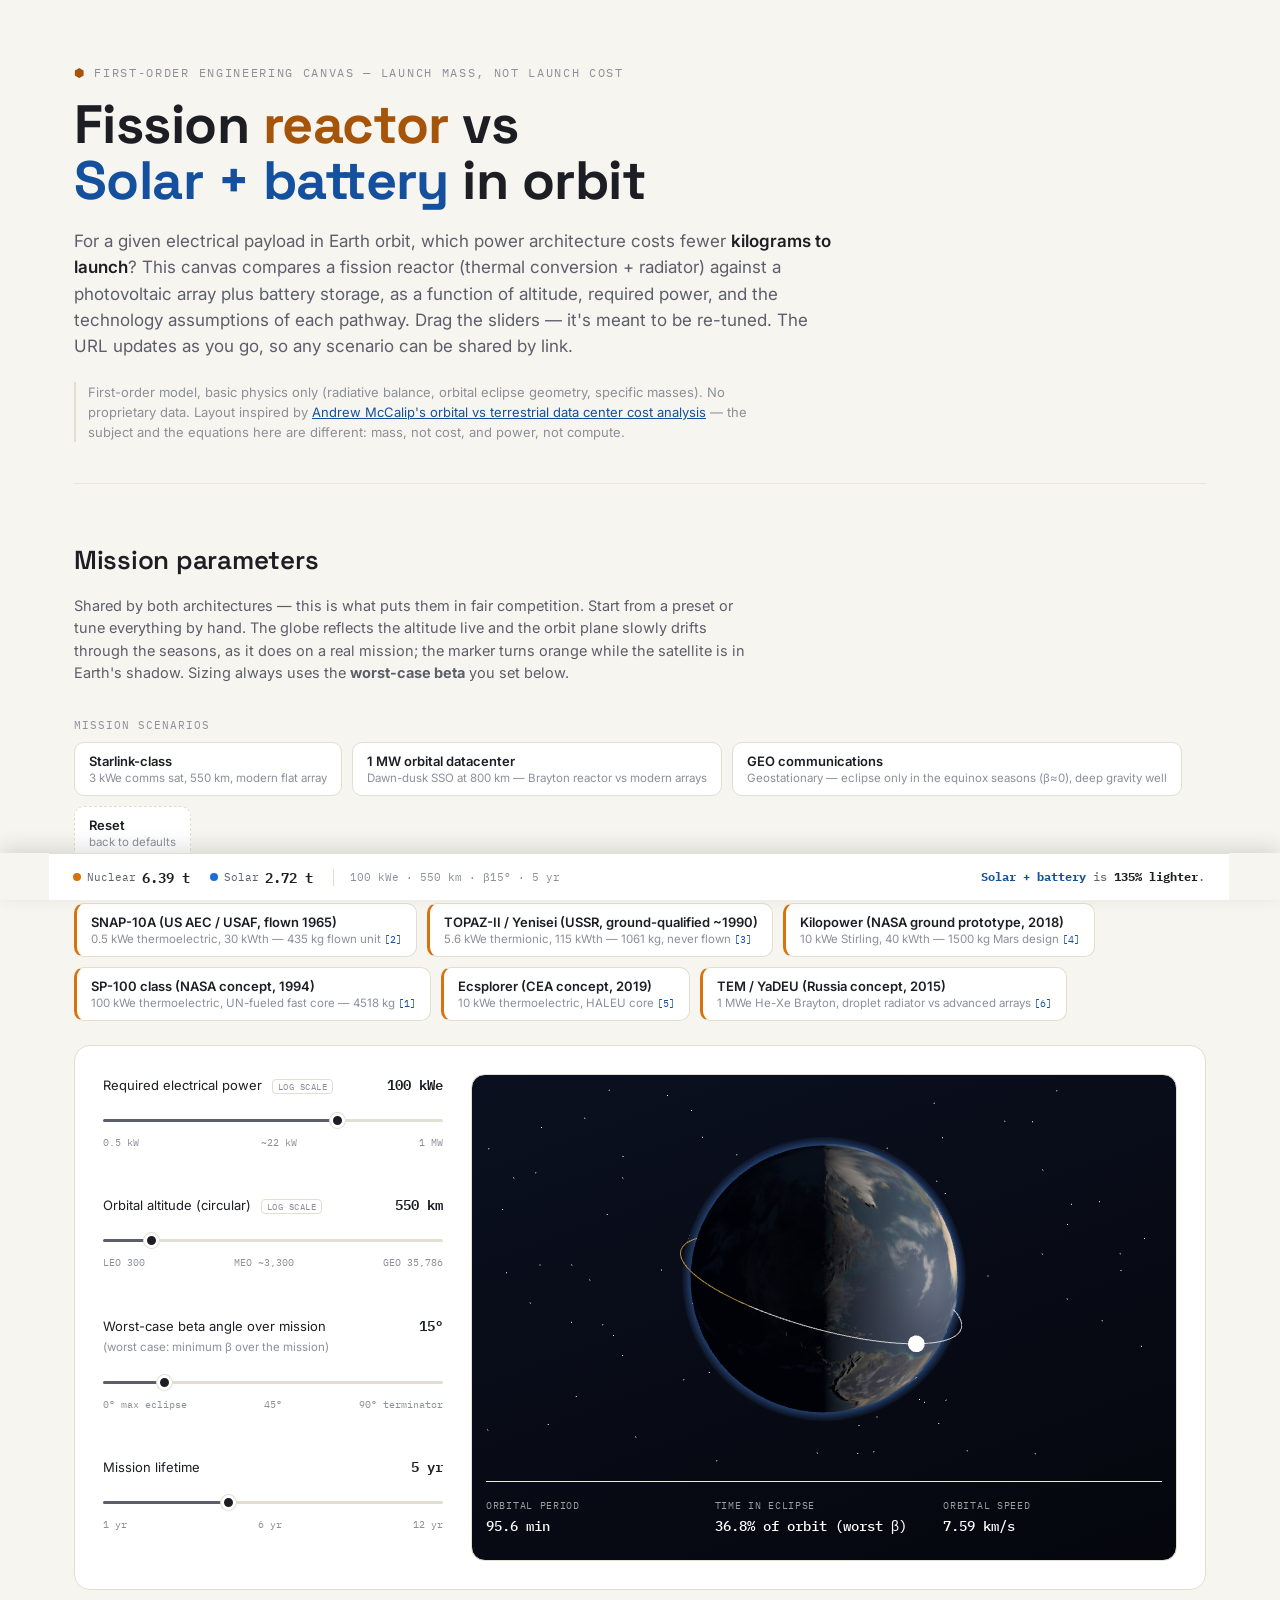
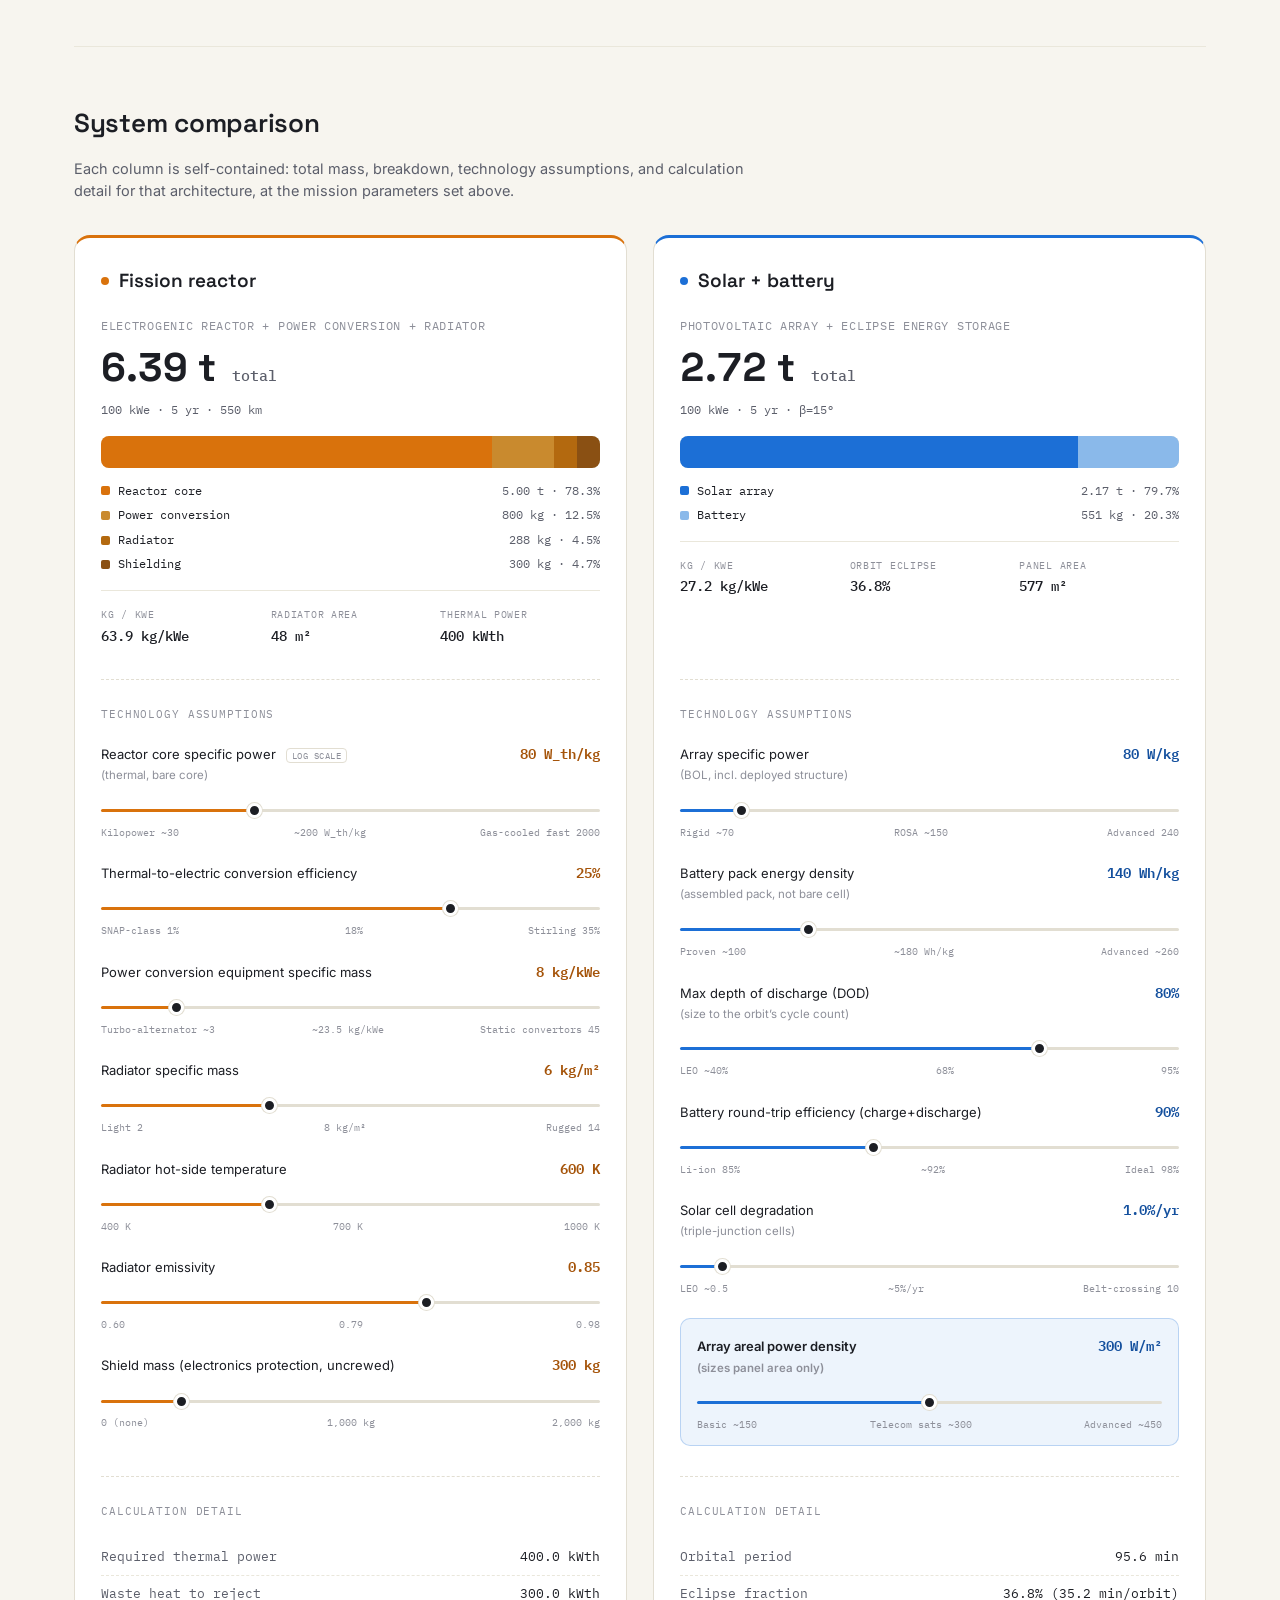
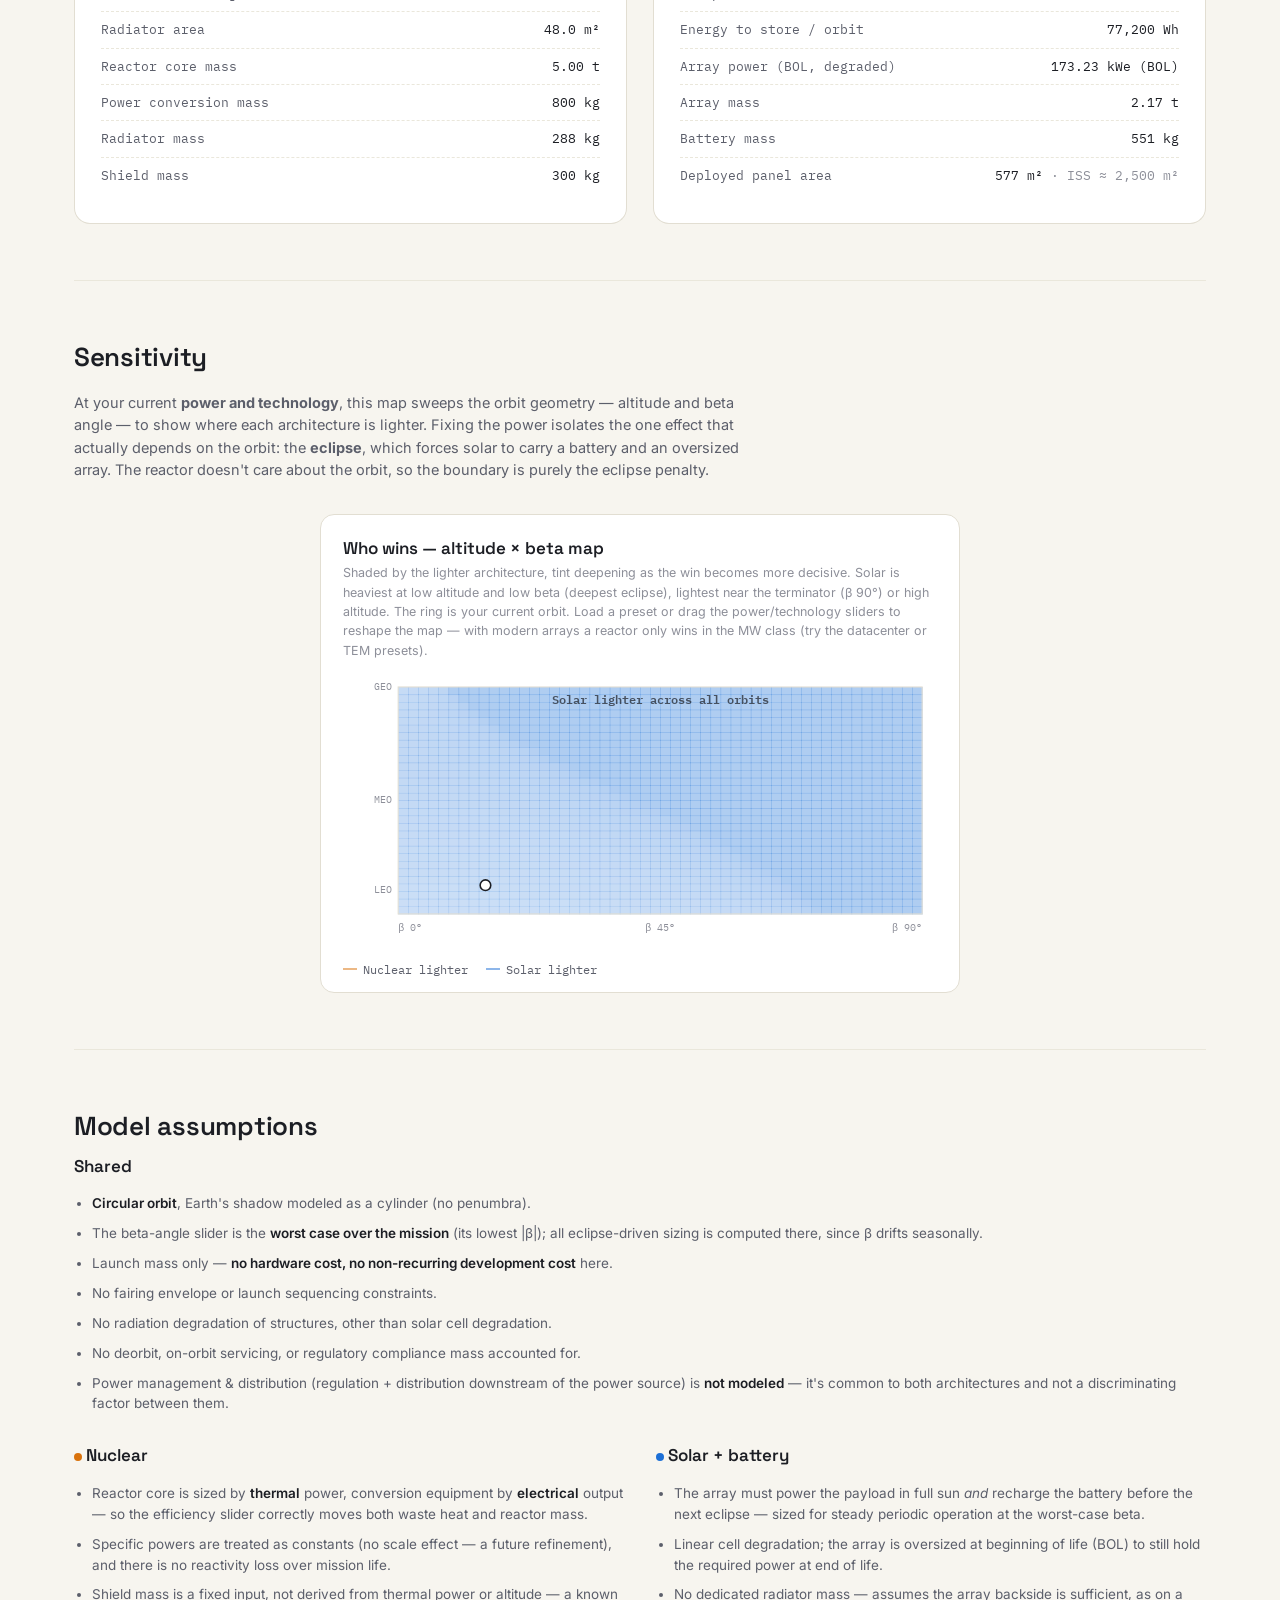
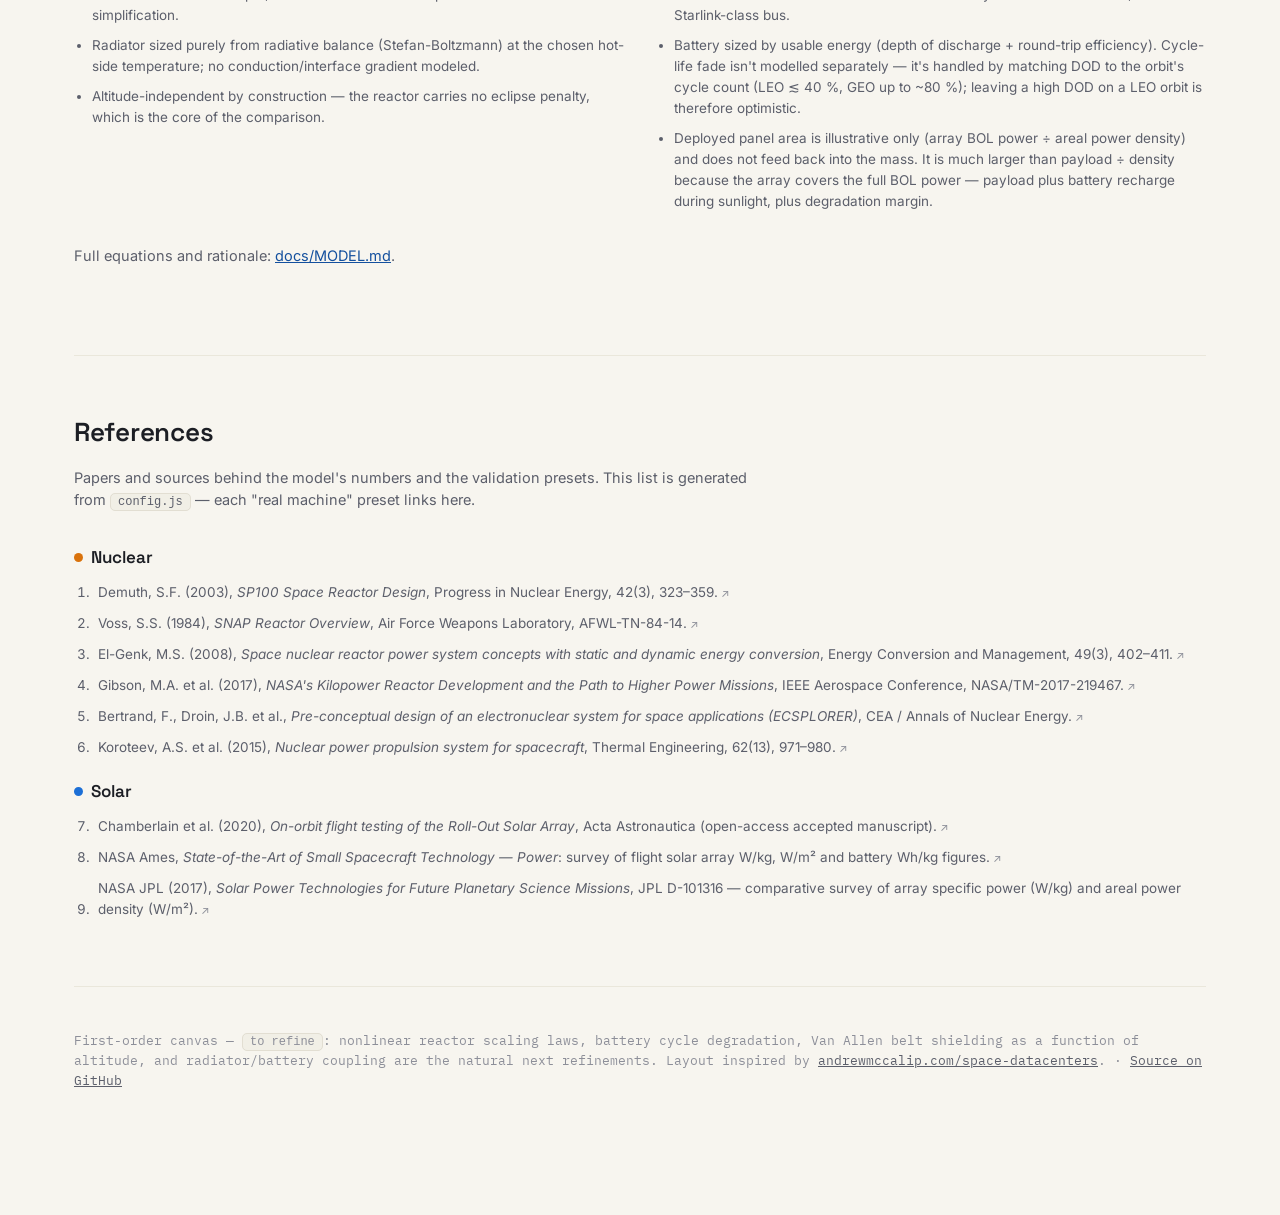
<file: index.html>
<!DOCTYPE html>
<html lang="en">
<head>
<meta charset="UTF-8">
<meta name="viewport" content="width=device-width, initial-scale=1">
<title>Orbital Power Mass — Fission Reactor vs Solar + Battery</title>
<meta name="description" content="Interactive first-order comparison of launch mass for a fission reactor vs a solar array + battery power system in Earth orbit.">
<link rel="icon" href="data:image/svg+xml,%3Csvg xmlns='http://www.w3.org/2000/svg' viewBox='0 0 100 100'%3E%3Ctext y='.9em' font-size='90'%3E%E2%AC%A2%3C/text%3E%3C/svg%3E">
<link rel="preconnect" href="https://fonts.googleapis.com">
<link href="https://fonts.googleapis.com/css2?family=Space+Grotesk:wght@500;600;700&family=IBM+Plex+Mono:wght@400;500;600&family=Inter:wght@400;500;600;700&display=swap" rel="stylesheet">
<link rel="stylesheet" href="assets/css/main.css">
</head>
<body>

<div class="page">
<div class="wrap main-col">
<header class="top">
  <div class="eyebrow"><span>⬢</span> First-order engineering canvas — launch mass, not launch cost</div>
  <h1>Fission <em>reactor</em> vs<br><em class="b">Solar + battery</em> in orbit</h1>
  <p class="lede">For a given electrical payload in Earth orbit, which power architecture costs fewer
  <strong>kilograms to launch</strong>? This canvas compares a fission reactor (thermal conversion + radiator)
  against a photovoltaic array plus battery storage, as a function of altitude, required power, and the
  technology assumptions of each pathway. Drag the sliders — it's meant to be re-tuned. The URL updates as
  you go, so any scenario can be shared by link.</p>
  <p class="note">First-order model, basic physics only (radiative balance, orbital eclipse geometry, specific
  masses). No proprietary data. Layout inspired by
  <a href="https://andrewmccalip.com/space-datacenters" target="_blank" rel="noopener">Andrew McCalip's orbital
  vs terrestrial data center cost analysis</a> — the subject and the equations here are different: mass, not
  cost, and power, not compute.</p>
</header>

<!-- ================= MISSION PARAMETERS + 3D ================= -->
<section id="mission">
  <h2>Mission parameters</h2>
  <p class="section-sub">Shared by both architectures — this is what puts them in fair competition.
  Start from a preset or tune everything by hand. The globe reflects the altitude live and the orbit
  plane slowly drifts through the seasons, as it does on a real mission; the marker turns orange while
  the satellite is in Earth's shadow. Sizing always uses the <b>worst-case beta</b> you set below.</p>
  <div id="presets"></div>
  <div class="mission-box">
    <div class="mission-sliders">
      <div class="param-grid one" data-params="mission"></div>
    </div>
    <div class="orbit-box">
      <div class="earth3d" id="earth3d"></div>
      <div class="metrics-row orbit-metrics">
        <div class="metric"><div class="k">Orbital period</div><div class="v" id="o-orbit-period">—</div></div>
        <div class="metric"><div class="k">Time in eclipse</div><div class="v" id="o-orbit-eclipse">—</div></div>
        <div class="metric"><div class="k">Orbital speed</div><div class="v" id="o-orbit-speed">—</div></div>
      </div>
    </div>
  </div>
</section>

<!-- ================= TWO-SYSTEM COMPARISON ================= -->
<section id="compare">
  <h2>System comparison</h2>
  <p class="section-sub">Each column is self-contained: total mass, breakdown, technology assumptions, and
  calculation detail for that architecture, at the mission parameters set above.</p>

  <div class="compare-columns">

    <!-- ===== NUCLEAR COLUMN ===== -->
    <!-- Each direct child is a "row group" that lines up with its counterpart
         in the solar column via CSS subgrid — sections land at the same
         height across both columns, even when content length differs. -->
    <div class="tech-column nuclear">
      <div class="col-row">
        <div class="col-head"><span class="dot nuclear"></span><h3>Fission reactor</h3></div>
        <div class="col-sub">Electrogenic reactor + power conversion + radiator</div>
      </div>

      <div class="col-row">
        <div class="card-total" id="n-total">— <small>kg</small></div>
        <div class="card-sub" id="n-sub">—</div>
        <div class="stackbar" id="n-bar"></div>
        <div class="legend" id="n-legend"></div>
        <div class="metrics-row">
          <div class="metric"><div class="k">kg / kWe</div><div class="v" id="n-kgkw">—</div></div>
          <div class="metric"><div class="k">Radiator area</div><div class="v" id="n-area">—</div></div>
          <div class="metric"><div class="k">Thermal power</div><div class="v" id="n-thermal">—</div></div>
        </div>
      </div>

      <div class="col-row"><div class="section-divider"><span class="lbl">Technology assumptions</span></div></div>
      <div class="col-row"><div data-params="nuclear"></div></div>

      <div class="col-row"><div class="section-divider"><span class="lbl">Calculation detail</span></div></div>
      <div class="col-row">
        <div class="out-row"><span class="k">Required thermal power</span><span class="v" id="o-nth">—</span></div>
        <div class="out-row"><span class="k">Waste heat to reject</span><span class="v" id="o-nwaste">—</span></div>
        <div class="out-row"><span class="k">Radiator area</span><span class="v" id="o-narea">—</span></div>
        <div class="out-row"><span class="k">Reactor core mass</span><span class="v" id="o-ncore">—</span></div>
        <div class="out-row"><span class="k">Power conversion mass</span><span class="v" id="o-nconv">—</span></div>
        <div class="out-row"><span class="k">Radiator mass</span><span class="v" id="o-nradm">—</span></div>
        <div class="out-row"><span class="k">Shield mass</span><span class="v" id="o-nshieldm">—</span></div>
      </div>
    </div>

    <!-- ===== SOLAR COLUMN ===== -->
    <div class="tech-column solar">
      <div class="col-row">
        <div class="col-head"><span class="dot solar"></span><h3>Solar + battery</h3></div>
        <div class="col-sub">Photovoltaic array + eclipse energy storage</div>
      </div>

      <div class="col-row">
        <div class="card-total" id="s-total">— <small>kg</small></div>
        <div class="card-sub" id="s-sub">—</div>
        <div class="stackbar" id="s-bar"></div>
        <div class="legend" id="s-legend"></div>
        <div class="metrics-row">
          <div class="metric"><div class="k">kg / kWe</div><div class="v" id="s-kgkw">—</div></div>
          <div class="metric"><div class="k">Orbit eclipse</div><div class="v" id="s-eclipse">—</div></div>
          <div class="metric"><div class="k">Panel area</div><div class="v" id="s-panelarea">—</div></div>
        </div>
      </div>

      <div class="col-row"><div class="section-divider"><span class="lbl">Technology assumptions</span></div></div>
      <div class="col-row"><div data-params="solar"></div></div>

      <div class="col-row"><div class="section-divider"><span class="lbl">Calculation detail</span></div></div>
      <div class="col-row">
        <div class="out-row"><span class="k">Orbital period</span><span class="v" id="o-period">—</span></div>
        <div class="out-row"><span class="k">Eclipse fraction</span><span class="v" id="o-fe">—</span></div>
        <div class="out-row"><span class="k">Energy to store / orbit</span><span class="v" id="o-ebatt">—</span></div>
        <div class="out-row"><span class="k">Array power (BOL, degraded)</span><span class="v" id="o-parray">—</span></div>
        <div class="out-row"><span class="k">Array mass</span><span class="v" id="o-sarr">—</span></div>
        <div class="out-row"><span class="k">Battery mass</span><span class="v" id="o-sbattm">—</span></div>
        <div class="out-row"><span class="k">Deployed panel area</span><span class="v" id="o-parea">—</span></div>
      </div>
    </div>

  </div>
</section>

<!-- ================= CHARTS ================= -->
<section id="charts">
  <h2>Sensitivity</h2>
  <p class="section-sub">At your current <b>power and technology</b>, this map sweeps the orbit geometry —
  altitude and beta angle — to show where each architecture is lighter. Fixing the power isolates the one
  effect that actually depends on the orbit: the <b>eclipse</b>, which forces solar to carry a battery and an
  oversized array. The reactor doesn't care about the orbit, so the boundary is purely the eclipse penalty.</p>
  <div class="chart-grid one">
    <div class="chart-box">
      <h3>Who wins — altitude × beta map</h3>
      <div class="chart-cap">Shaded by the lighter architecture, tint deepening as the win becomes more decisive.
      Solar is heaviest at low altitude and low beta (deepest eclipse), lightest near the terminator (β 90°) or
      high altitude. The ring is your current orbit. Load a preset or drag the power/technology sliders to
      reshape the map — with modern arrays a reactor only wins in the MW class (try the datacenter or TEM presets).</div>
      <svg class="chart" id="chartWinner" viewBox="0 0 560 260"></svg>
      <div class="chart-legend">
        <span><i class="sw" style="background:rgba(217,114,12,0.5)"></i>Nuclear lighter</span>
        <span><i class="sw" style="background:rgba(28,111,214,0.5)"></i>Solar lighter</span>
      </div>
    </div>
  </div>
</section>

<!-- ================= ASSUMPTIONS ================= -->
<section id="assumptions">
  <h2>Model assumptions</h2>

  <h3 style="margin-bottom:14px;">Shared</h3>
  <ul class="assume">
    <li><b>Circular orbit</b>, Earth's shadow modeled as a cylinder (no penumbra).</li>
    <li>The beta-angle slider is the <b>worst case over the mission</b> (its lowest |β|); all eclipse-driven sizing is computed there, since β drifts seasonally.</li>
    <li>Launch mass only — <b>no hardware cost, no non-recurring development cost</b> here.</li>
    <li>No fairing envelope or launch sequencing constraints.</li>
    <li>No radiation degradation of structures, other than solar cell degradation.</li>
    <li>No deorbit, on-orbit servicing, or regulatory compliance mass accounted for.</li>
    <li>Power management &amp; distribution (regulation + distribution downstream of the power source) is <b>not modeled</b> — it's common to both architectures and not a discriminating factor between them.</li>
  </ul>

  <div class="assume-grid" style="margin-top:28px;">
    <div>
      <h3 style="margin-bottom:14px;"><span class="dot nuclear"></span> Nuclear</h3>
      <ul class="assume">
        <li>Reactor core is sized by <b>thermal</b> power, conversion equipment by <b>electrical</b> output — so the efficiency slider correctly moves both waste heat and reactor mass.</li>
        <li>Specific powers are treated as constants (no scale effect — a future refinement), and there is no reactivity loss over mission life.</li>
        <li>Shield mass is a fixed input, not derived from thermal power or altitude — a known simplification.</li>
        <li>Radiator sized purely from radiative balance (Stefan-Boltzmann) at the chosen hot-side temperature; no conduction/interface gradient modeled.</li>
        <li>Altitude-independent by construction — the reactor carries no eclipse penalty, which is the core of the comparison.</li>
      </ul>
    </div>
    <div>
      <h3 style="margin-bottom:14px;"><span class="dot solar"></span> Solar + battery</h3>
      <ul class="assume">
        <li>The array must power the payload in full sun <i>and</i> recharge the battery before the next eclipse — sized for steady periodic operation at the worst-case beta.</li>
        <li>Linear cell degradation; the array is oversized at beginning of life (BOL) to still hold the required power at end of life.</li>
        <li>No dedicated radiator mass — assumes the array backside is sufficient, as on a Starlink-class bus.</li>
        <li>Battery sized by usable energy (depth of discharge + round-trip efficiency). Cycle-life fade isn't modelled separately — it's handled by matching DOD to the orbit's cycle count (LEO ≲ 40 %, GEO up to ~80 %); leaving a high DOD on a LEO orbit is therefore optimistic.</li>
        <li>Deployed panel area is illustrative only (array BOL power ÷ areal power density) and does not feed back into the mass. It is much larger than payload ÷ density because the array covers the full BOL power — payload plus battery recharge during sunlight, plus degradation margin.</li>
      </ul>
    </div>
  </div>
  <p class="section-sub" style="margin-top:24px;">Full equations and rationale:
  <a href="https://github.com/mathieu542/nuclearspacepower/blob/main/docs/MODEL.md">docs/MODEL.md</a>.</p>
</section>

<!-- ================= REFERENCES ================= -->
<section id="references">
  <h2>References</h2>
  <p class="section-sub">Papers and sources behind the model's numbers and the validation presets.
  This list is generated from <code class="pill">config.js</code> — each "real machine" preset links here.</p>
  <div id="refs-list"></div>
</section>

</div>

<!-- ================= RESULT RAIL ================= -->
<!-- Sticky in the margin on wide screens; collapses to a fixed bottom bar
     on narrow screens, mirroring the reference site's persistent result panel. -->
<aside class="result-rail" id="resultRail">

  <div class="rail-verdict-card" id="rail-verdict">—</div>

  <div class="rail-card nuclear">
    <div class="rail-card-title">Fission reactor</div>
    <div class="rail-card-total" id="rail-n-total">—</div>
    <div class="rail-minibars" id="rail-n-bars"></div>
    <div class="rail-divider"></div>
    <div class="rail-metrics" id="rail-n-metrics"></div>
  </div>

  <div class="rail-card solar">
    <div class="rail-card-title">Solar + battery</div>
    <div class="rail-card-total" id="rail-s-total">—</div>
    <div class="rail-minibars" id="rail-s-bars"></div>
    <div class="rail-divider"></div>
    <div class="rail-metrics" id="rail-s-metrics"></div>
  </div>

  <div class="rail-card mission">
    <div class="rail-card-title">Mission</div>
    <div class="rail-metrics" id="rail-mission"></div>
  </div>

  <!-- Condensed view shown only on narrow screens (fixed bottom bar). -->
  <div class="rail-bottom">
    <div class="rail-bottom-item nuclear"><span class="rail-dot nuclear"></span><span class="rail-bottom-name">Nuclear</span><span class="rail-bottom-val" id="rail-n-total-sm">—</span></div>
    <div class="rail-bottom-item solar"><span class="rail-dot solar"></span><span class="rail-bottom-name">Solar</span><span class="rail-bottom-val" id="rail-s-total-sm">—</span></div>
    <div class="rail-bottom-mission" id="rail-mission-sm">—</div>
    <div class="rail-bottom-verdict" id="rail-verdict-sm">—</div>
  </div>

</aside>

</div>

<footer>
  <div class="wrap">
    First-order canvas — <code class="pill">to refine</code>: nonlinear reactor scaling laws, battery cycle
    degradation, Van Allen belt shielding as a function of altitude, and radiator/battery coupling are the
    natural next refinements. Layout inspired by
    <a href="https://andrewmccalip.com/space-datacenters" target="_blank" rel="noopener">andrewmccalip.com/space-datacenters</a>.
    · <a href="https://github.com/mathieu542/nuclearspacepower">Source on GitHub</a>
  </div>
</footer>

<script type="module" src="assets/js/main.js"></script>
</body>
</html>
</file>
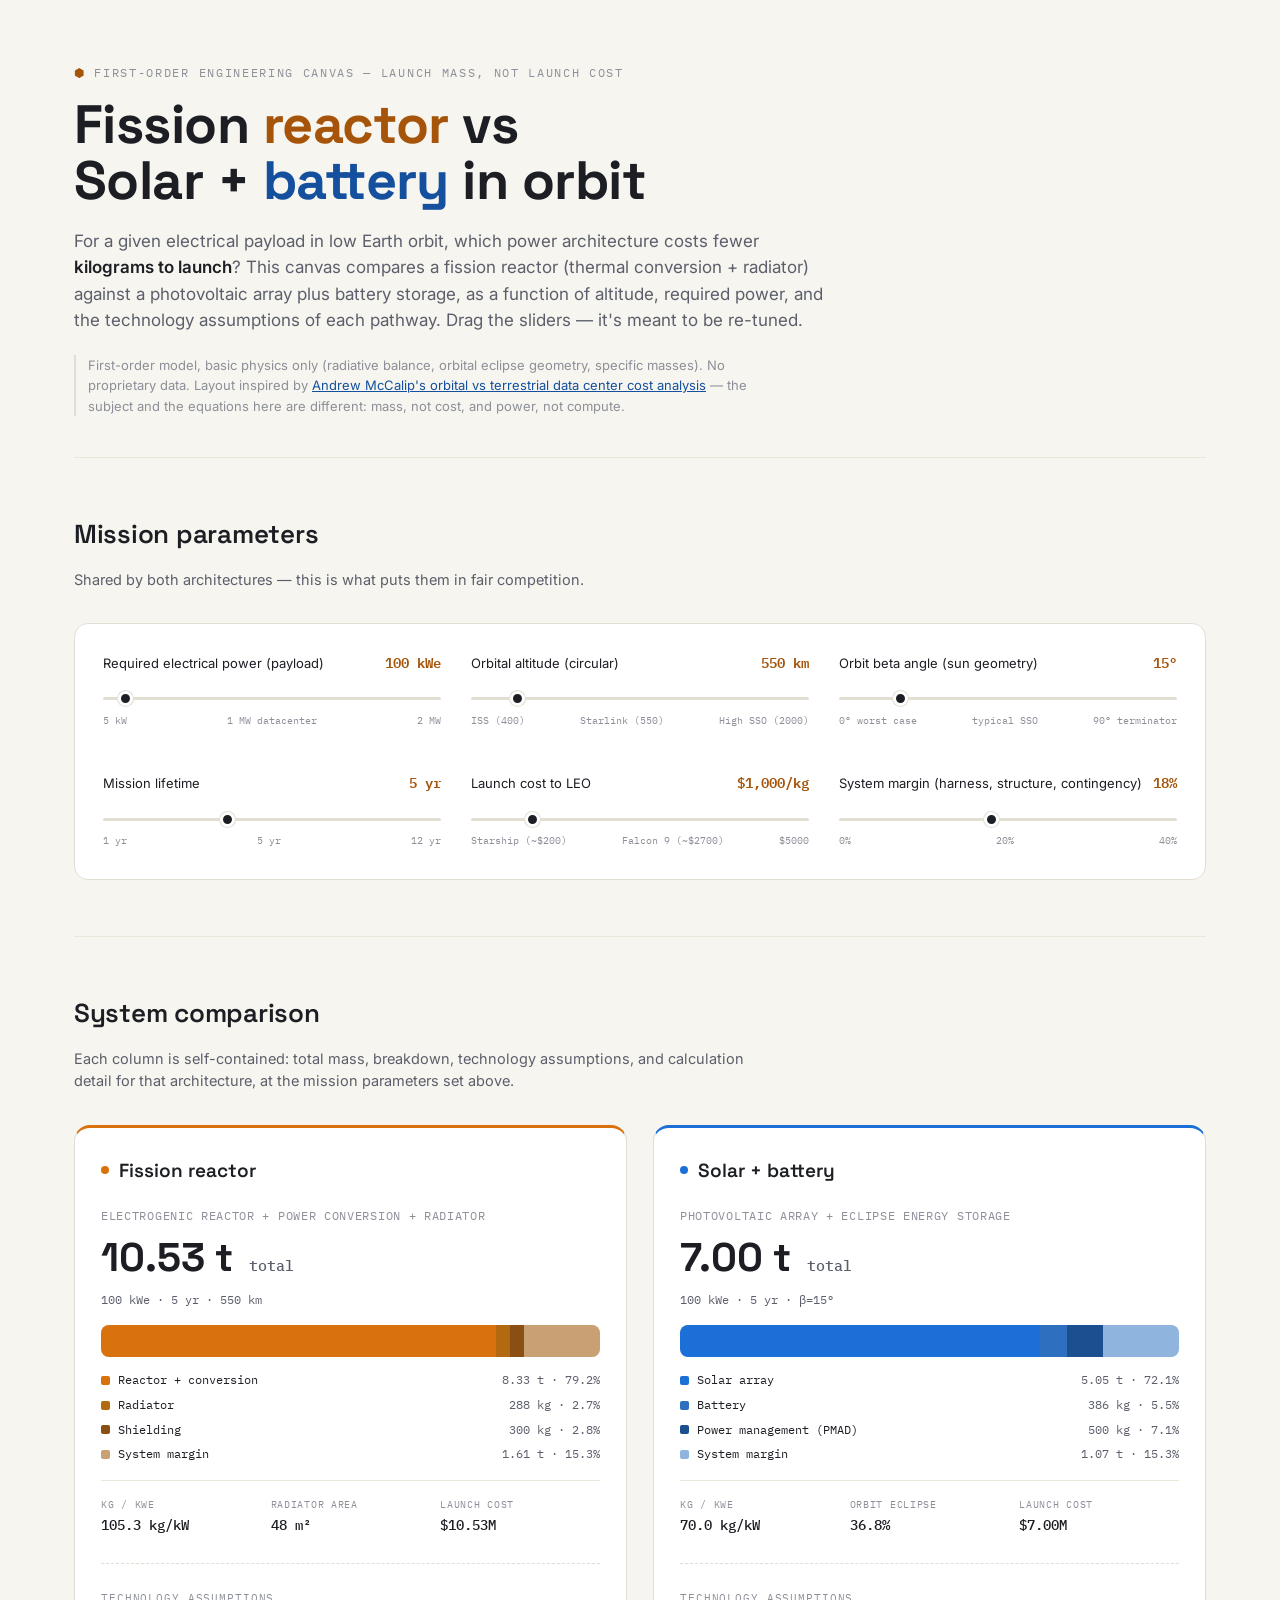
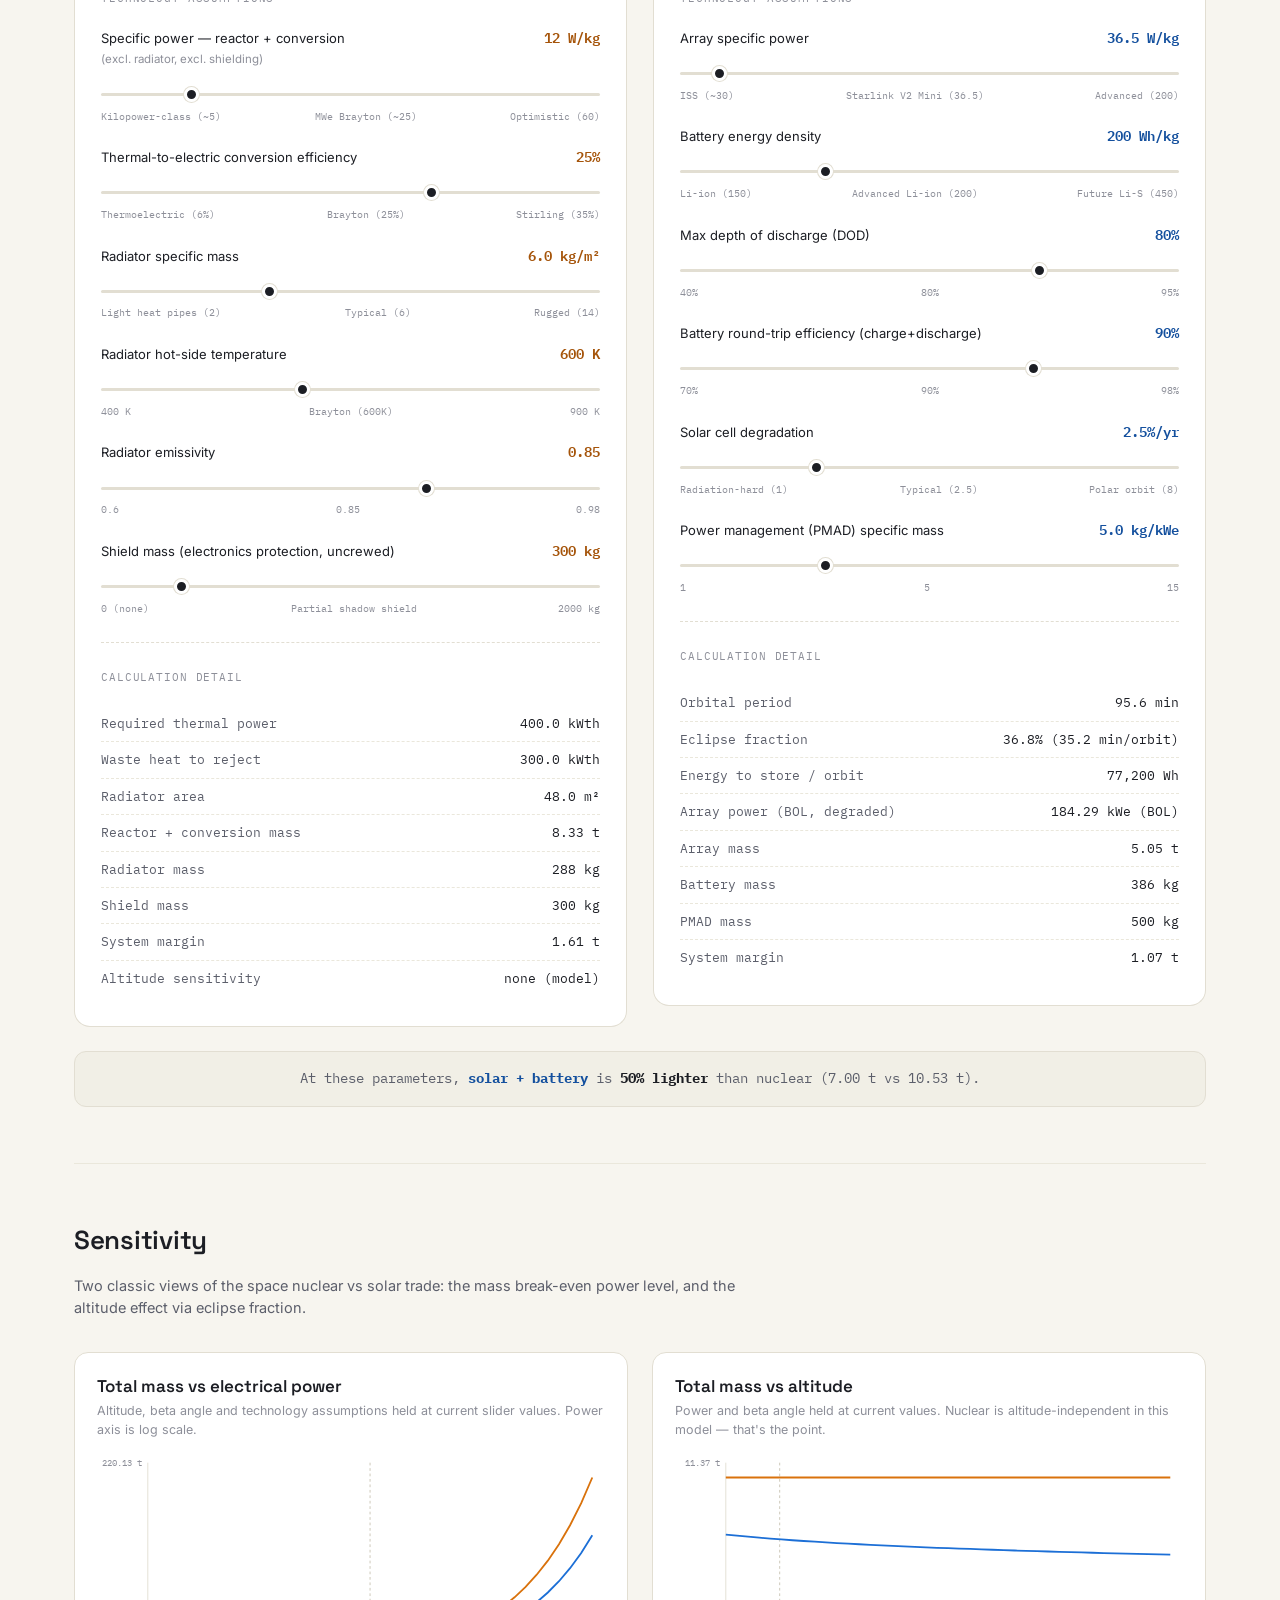
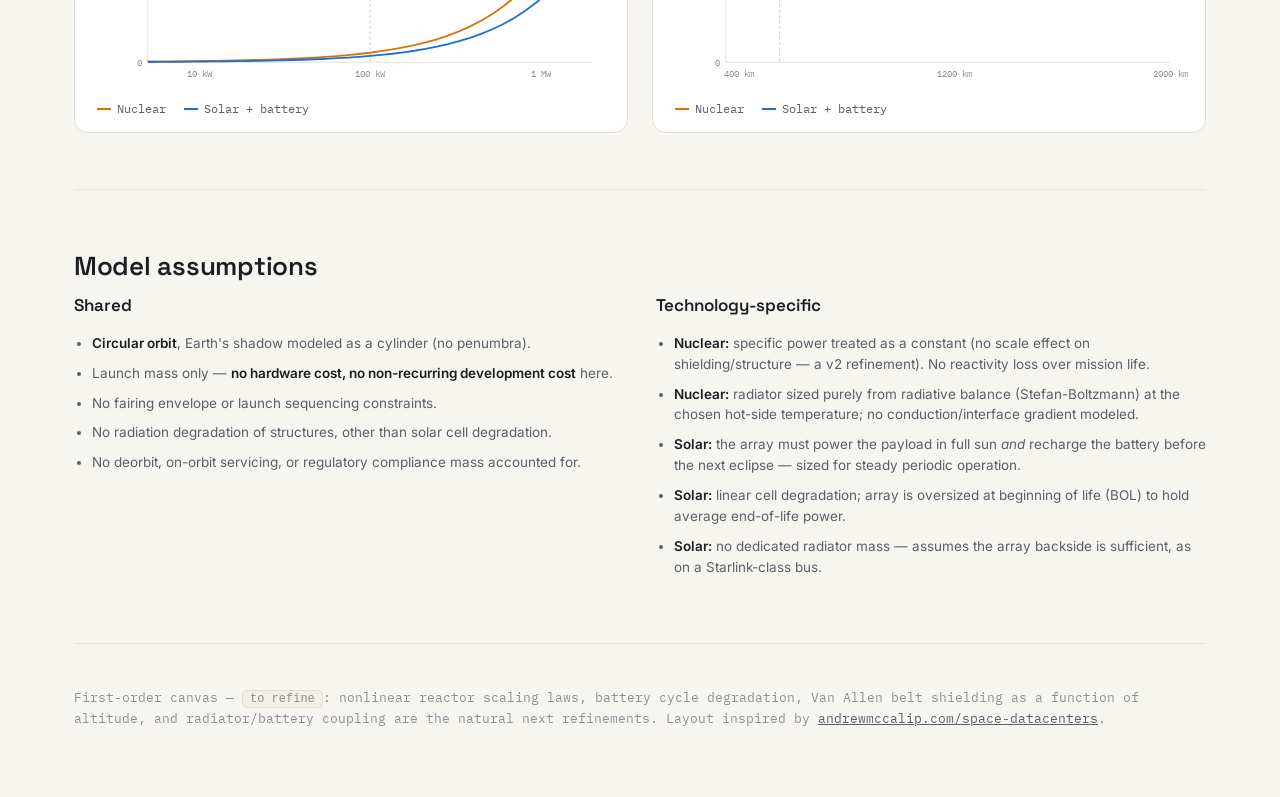
<file: legacy/orbital-power-mass-v1.html>
<!DOCTYPE html>
<html lang="en">
<head>
<meta charset="UTF-8">
<meta name="viewport" content="width=device-width, initial-scale=1">
<title>Orbital Power Mass — Fission Reactor vs Solar + Battery</title>
<link rel="preconnect" href="https://fonts.googleapis.com">
<link href="https://fonts.googleapis.com/css2?family=Space+Grotesk:wght@500;600;700&family=IBM+Plex+Mono:wght@400;500;600&family=Inter:wght@400;500;600;700&display=swap" rel="stylesheet">
<style>
:root{
  --bg:#f7f5ef;
  --panel:#ffffff;
  --panel2:#f1efe6;
  --border:#e2ded2;
  --border-soft:#eae7db;
  --text:#1c1e24;
  --text-dim:#5c5f6b;
  --text-faint:#8d8f99;
  --nuclear:#d9720c;
  --nuclear-soft:rgba(217,114,12,0.08);
  --nuclear-dark:#a5540a;
  --solar:#1c6fd6;
  --solar-soft:rgba(28,111,214,0.08);
  --solar-dark:#14509e;
  --good:#1f9d6f;
  --warn:#c73e3e;
  --mono:'IBM Plex Mono',ui-monospace,monospace;
  --disp:'Space Grotesk',sans-serif;
  --body:'Inter',sans-serif;
}
*{box-sizing:border-box;}
html{background:var(--bg);}
body{
  margin:0;background:var(--bg);color:var(--text);font-family:var(--body);
  line-height:1.55; -webkit-font-smoothing:antialiased;
}
.wrap{max-width:1180px;margin:0 auto;padding:0 24px;}
a{color:var(--solar-dark);}

/* ---------- header ---------- */
header.top{padding:64px 0 28px;border-bottom:1px solid var(--border-soft);}
.eyebrow{font-family:var(--mono);font-size:12px;letter-spacing:.14em;text-transform:uppercase;color:var(--text-faint);margin-bottom:14px;}
.eyebrow span{color:var(--nuclear-dark);}
h1{font-family:var(--disp);font-weight:700;font-size:clamp(32px,5vw,54px);line-height:1.05;margin:0 0 18px;letter-spacing:-.01em;}
h1 em{font-style:normal;color:var(--nuclear-dark);}
h1 em.b{color:var(--solar-dark);}
.lede{max-width:760px;color:var(--text-dim);font-size:17px;}
.lede strong{color:var(--text);font-weight:600;}
.note{margin-top:22px;font-size:13px;color:var(--text-faint);border-left:2px solid var(--border);padding-left:12px;max-width:700px;}

section{padding:56px 0;border-bottom:1px solid var(--border-soft);}
h2{font-family:var(--disp);font-size:26px;font-weight:600;margin:0 0 6px;letter-spacing:-.01em;}
h3{font-family:var(--disp);font-size:17px;font-weight:600;margin:0 0 4px;}
.section-sub{color:var(--text-dim);font-size:14.5px;max-width:680px;margin-bottom:32px;}

/* ---------- shared mission bar ---------- */
.mission-panel{background:var(--panel);border:1px solid var(--border);border-radius:14px;padding:28px 28px 8px;}
.param-grid{display:grid;grid-template-columns:1fr 1fr 1fr;gap:22px 30px;}
@media(max-width:900px){.param-grid{grid-template-columns:1fr 1fr;}}
@media(max-width:600px){.param-grid{grid-template-columns:1fr;}}

/* ---------- two-system columns ---------- */
.compare-columns{display:grid;grid-template-columns:1fr 1fr;gap:26px;align-items:start;}
@media(max-width:900px){.compare-columns{grid-template-columns:1fr;}}
.tech-column{background:var(--panel);border:1px solid var(--border);border-radius:16px;padding:28px 26px 30px;}
.tech-column.nuclear{border-top:3px solid var(--nuclear);}
.tech-column.solar{border-top:3px solid var(--solar);}
.col-head{display:flex;align-items:center;gap:10px;margin-bottom:22px;}
.dot{width:8px;height:8px;border-radius:50%;display:inline-block;flex:none;}
.dot.nuclear{background:var(--nuclear);}
.dot.solar{background:var(--solar);}
.col-head h3{margin:0;font-size:19px;}
.col-sub{font-family:var(--mono);font-size:11.5px;letter-spacing:.06em;text-transform:uppercase;color:var(--text-faint);}

.card-total{font-family:var(--disp);font-weight:700;font-size:40px;margin:2px 0 2px;}
.card-total small{font-family:var(--mono);font-size:15px;color:var(--text-dim);font-weight:500;margin-left:6px;}
.card-sub{font-family:var(--mono);font-size:12px;color:var(--text-dim);margin-bottom:16px;}

.stackbar{height:32px;border-radius:8px;overflow:hidden;display:flex;background:var(--border-soft);margin-bottom:14px;}
.stackbar div{height:100%;transition:width .25s ease;}
.legend{display:flex;flex-direction:column;gap:6px;font-family:var(--mono);font-size:12px;margin-bottom:16px;}
.legend-row{display:flex;justify-content:space-between;color:var(--text-dim);}
.legend-row .seg{display:flex;align-items:center;gap:8px;color:var(--text);}
.legend-row .sw{width:9px;height:9px;border-radius:2px;flex:none;}

.metrics-row{display:grid;grid-template-columns:1fr 1fr 1fr;gap:10px;padding-top:16px;border-top:1px solid var(--border-soft);margin-bottom:6px;}
.metric{font-family:var(--mono);}
.metric .k{font-size:10px;text-transform:uppercase;letter-spacing:.07em;color:var(--text-faint);}
.metric .v{font-size:14px;color:var(--text);font-weight:500;margin-top:3px;}

.section-divider{margin:26px 0 18px;padding-top:20px;border-top:1px dashed var(--border);}
.section-divider .lbl{font-family:var(--mono);font-size:11px;letter-spacing:.08em;text-transform:uppercase;color:var(--text-faint);}

/* ---------- sliders ---------- */
.field{margin-bottom:22px;}
.field:last-child{margin-bottom:4px;}
.field-top{display:flex;justify-content:space-between;align-items:baseline;margin-bottom:9px;gap:10px;}
.field-label{font-size:13px;color:var(--text);}
.field-val{font-family:var(--mono);font-size:13.5px;color:var(--nuclear-dark);font-weight:600;white-space:nowrap;}
.solar .field-val, .field-val.solar-v{color:var(--solar-dark);}
input[type=range]{
  -webkit-appearance:none;appearance:none;width:100%;height:3px;
  background:var(--border);border-radius:3px;outline:none;margin:0;
}
input[type=range]::-webkit-slider-thumb{
  -webkit-appearance:none;width:15px;height:15px;border-radius:50%;
  background:var(--text);cursor:pointer;border:3px solid var(--panel);box-shadow:0 0 0 1px var(--border);
}
input[type=range]::-moz-range-thumb{
  width:15px;height:15px;border-radius:50%;background:var(--text);cursor:pointer;border:3px solid var(--panel);
}
.range-marks{display:flex;justify-content:space-between;font-family:var(--mono);font-size:10px;color:var(--text-faint);margin-top:6px;}

/* ---------- outputs list ---------- */
.out-row{display:flex;justify-content:space-between;padding:8px 0;border-bottom:1px dashed var(--border-soft);font-family:var(--mono);font-size:12.5px;}
.out-row:last-child{border-bottom:none;}
.out-row .k{color:var(--text-dim);}
.out-row .v{color:var(--text);}

/* ---------- verdict ---------- */
.verdict{margin-top:24px;background:var(--panel2);border:1px solid var(--border);border-radius:12px;padding:16px 22px;font-family:var(--mono);font-size:14px;color:var(--text-dim);text-align:center;}
.verdict b{color:var(--text);}
.verdict .win-nuclear{color:var(--nuclear-dark);}
.verdict .win-solar{color:var(--solar-dark);}

/* ---------- charts ---------- */
.chart-grid{display:grid;grid-template-columns:1fr 1fr;gap:24px;}
@media(max-width:900px){.chart-grid{grid-template-columns:1fr;}}
.chart-box{background:var(--panel);border:1px solid var(--border);border-radius:14px;padding:20px 22px 14px;}
.chart-box h3{margin-bottom:2px;}
.chart-cap{font-size:12.5px;color:var(--text-faint);margin-bottom:10px;}
svg.chart{width:100%;height:auto;overflow:visible;}
.axis-label{font-family:var(--mono);font-size:9.5px;fill:var(--text-faint);}
.chart-legend{display:flex;gap:18px;margin-top:8px;font-family:var(--mono);font-size:11.5px;color:var(--text-dim);}
.chart-legend span{display:inline-flex;align-items:center;gap:6px;}
.chart-legend .sw{width:14px;height:2px;display:inline-block;}

/* ---------- assumptions ---------- */
.assume-grid{display:grid;grid-template-columns:1fr 1fr;gap:32px;}
@media(max-width:820px){.assume-grid{grid-template-columns:1fr;}}
ul.assume{margin:0;padding-left:18px;color:var(--text-dim);font-size:13.5px;}
ul.assume li{margin-bottom:9px;}
ul.assume li b{color:var(--text);font-weight:600;}

footer{padding:44px 0 70px;color:var(--text-faint);font-size:12.5px;font-family:var(--mono);}
footer a{color:var(--text-dim);}
code.pill{background:var(--panel2);border:1px solid var(--border);padding:1px 7px;border-radius:5px;font-size:12px;}
</style>
</head>
<body>

<div class="wrap">
<header class="top">
  <div class="eyebrow"><span>⬢</span> First-order engineering canvas — launch mass, not launch cost</div>
  <h1>Fission <em>reactor</em> vs<br>Solar + <em class="b">battery</em> in orbit</h1>
  <p class="lede">For a given electrical payload in low Earth orbit, which power architecture costs fewer
  <strong>kilograms to launch</strong>? This canvas compares a fission reactor (thermal conversion + radiator)
  against a photovoltaic array plus battery storage, as a function of altitude, required power, and the
  technology assumptions of each pathway. Drag the sliders — it's meant to be re-tuned.</p>
  <p class="note">First-order model, basic physics only (radiative balance, orbital eclipse geometry, specific
  masses). No proprietary data. Layout inspired by
  <a href="https://andrewmccalip.com/space-datacenters" target="_blank" rel="noopener">Andrew McCalip's orbital
  vs terrestrial data center cost analysis</a> — the subject and the equations here are different: mass, not
  cost, and power, not compute.</p>
</header>

<!-- ================= MISSION PARAMETERS ================= -->
<section id="mission">
  <h2>Mission parameters</h2>
  <p class="section-sub">Shared by both architectures — this is what puts them in fair competition.</p>
  <div class="mission-panel">
  <div class="param-grid">

    <div class="field">
      <div class="field-top"><span class="field-label">Required electrical power (payload)</span>
        <span class="field-val" id="v-power">100 kWe</span></div>
      <input type="range" id="power" min="5" max="2000" step="5" value="100">
      <div class="range-marks"><span>5 kW</span><span>1 MW datacenter</span><span>2 MW</span></div>
    </div>

    <div class="field">
      <div class="field-top"><span class="field-label">Orbital altitude (circular)</span>
        <span class="field-val" id="v-alt">550 km</span></div>
      <input type="range" id="alt" min="350" max="2000" step="10" value="550">
      <div class="range-marks"><span>ISS (400)</span><span>Starlink (550)</span><span>High SSO (2000)</span></div>
    </div>

    <div class="field">
      <div class="field-top"><span class="field-label">Orbit beta angle (sun geometry)</span>
        <span class="field-val" id="v-beta">15°</span></div>
      <input type="range" id="beta" min="0" max="90" step="1" value="15">
      <div class="range-marks"><span>0° worst case</span><span>typical SSO</span><span>90° terminator</span></div>
    </div>

    <div class="field">
      <div class="field-top"><span class="field-label">Mission lifetime</span>
        <span class="field-val" id="v-life">5 yr</span></div>
      <input type="range" id="life" min="1" max="12" step="1" value="5">
      <div class="range-marks"><span>1 yr</span><span>5 yr</span><span>12 yr</span></div>
    </div>

    <div class="field">
      <div class="field-top"><span class="field-label">Launch cost to LEO</span>
        <span class="field-val" id="v-launch">$1000/kg</span></div>
      <input type="range" id="launch" min="200" max="5000" step="50" value="1000">
      <div class="range-marks"><span>Starship (~$200)</span><span>Falcon 9 (~$2700)</span><span>$5000</span></div>
    </div>

    <div class="field">
      <div class="field-top"><span class="field-label">System margin (harness, structure, contingency)</span>
        <span class="field-val" id="v-margin">18%</span></div>
      <input type="range" id="margin" min="0" max="40" step="1" value="18">
      <div class="range-marks"><span>0%</span><span>20%</span><span>40%</span></div>
    </div>

  </div>
  </div>
</section>

<!-- ================= TWO-SYSTEM COMPARISON ================= -->
<section id="compare">
  <h2>System comparison</h2>
  <p class="section-sub">Each column is self-contained: total mass, breakdown, technology assumptions, and
  calculation detail for that architecture, at the mission parameters set above.</p>

  <div class="compare-columns">

    <!-- ===== NUCLEAR COLUMN ===== -->
    <div class="tech-column nuclear">
      <div class="col-head"><span class="dot nuclear"></span><h3>Fission reactor</h3></div>
      <div class="col-sub">Electrogenic reactor + power conversion + radiator</div>

      <div class="card-total" id="n-total">— <small>kg</small></div>
      <div class="card-sub" id="n-sub">—</div>
      <div class="stackbar" id="n-bar"></div>
      <div class="legend" id="n-legend"></div>
      <div class="metrics-row">
        <div class="metric"><div class="k">kg / kWe</div><div class="v" id="n-kgkw">—</div></div>
        <div class="metric"><div class="k">Radiator area</div><div class="v" id="n-area">—</div></div>
        <div class="metric"><div class="k">Launch cost</div><div class="v" id="n-cost">—</div></div>
      </div>

      <div class="section-divider"><span class="lbl">Technology assumptions</span></div>

      <div class="field">
        <div class="field-top"><span class="field-label">Specific power — reactor + conversion<br><span style="color:var(--text-faint);font-size:11.5px;">(excl. radiator, excl. shielding)</span></span>
          <span class="field-val" id="v-nsp">12 W/kg</span></div>
        <input type="range" id="nsp" min="2" max="60" step="1" value="12">
        <div class="range-marks"><span>Kilopower-class (~5)</span><span>MWe Brayton (~25)</span><span>Optimistic (60)</span></div>
      </div>

      <div class="field">
        <div class="field-top"><span class="field-label">Thermal-to-electric conversion efficiency</span>
          <span class="field-val" id="v-neta">25%</span></div>
        <input type="range" id="neta" min="5" max="35" step="1" value="25">
        <div class="range-marks"><span>Thermoelectric (6%)</span><span>Brayton (25%)</span><span>Stirling (35%)</span></div>
      </div>

      <div class="field">
        <div class="field-top"><span class="field-label">Radiator specific mass</span>
          <span class="field-val" id="v-nrad">6 kg/m²</span></div>
        <input type="range" id="nrad" min="2" max="14" step="0.5" value="6">
        <div class="range-marks"><span>Light heat pipes (2)</span><span>Typical (6)</span><span>Rugged (14)</span></div>
      </div>

      <div class="field">
        <div class="field-top"><span class="field-label">Radiator hot-side temperature</span>
          <span class="field-val" id="v-ntemp">600 K</span></div>
        <input type="range" id="ntemp" min="400" max="900" step="10" value="600">
        <div class="range-marks"><span>400 K</span><span>Brayton (600K)</span><span>900 K</span></div>
      </div>

      <div class="field">
        <div class="field-top"><span class="field-label">Radiator emissivity</span>
          <span class="field-val" id="v-neps">0.85</span></div>
        <input type="range" id="neps" min="0.6" max="0.98" step="0.01" value="0.85">
        <div class="range-marks"><span>0.6</span><span>0.85</span><span>0.98</span></div>
      </div>

      <div class="field">
        <div class="field-top"><span class="field-label">Shield mass (electronics protection, uncrewed)</span>
          <span class="field-val" id="v-nshield">300 kg</span></div>
        <input type="range" id="nshield" min="0" max="2000" step="10" value="300">
        <div class="range-marks"><span>0 (none)</span><span>Partial shadow shield</span><span>2000 kg</span></div>
      </div>

      <div class="section-divider"><span class="lbl">Calculation detail</span></div>
      <div class="out-row"><span class="k">Required thermal power</span><span class="v" id="o-nth">—</span></div>
      <div class="out-row"><span class="k">Waste heat to reject</span><span class="v" id="o-nwaste">—</span></div>
      <div class="out-row"><span class="k">Radiator area</span><span class="v" id="o-narea">—</span></div>
      <div class="out-row"><span class="k">Reactor + conversion mass</span><span class="v" id="o-ncore">—</span></div>
      <div class="out-row"><span class="k">Radiator mass</span><span class="v" id="o-nradm">—</span></div>
      <div class="out-row"><span class="k">Shield mass</span><span class="v" id="o-nshieldm">—</span></div>
      <div class="out-row"><span class="k">System margin</span><span class="v" id="o-nmarg">—</span></div>
      <div class="out-row"><span class="k">Altitude sensitivity</span><span class="v">none (model)</span></div>
    </div>

    <!-- ===== SOLAR COLUMN ===== -->
    <div class="tech-column solar">
      <div class="col-head"><span class="dot solar"></span><h3>Solar + battery</h3></div>
      <div class="col-sub">Photovoltaic array + eclipse energy storage</div>

      <div class="card-total" id="s-total">— <small>kg</small></div>
      <div class="card-sub" id="s-sub">—</div>
      <div class="stackbar" id="s-bar"></div>
      <div class="legend" id="s-legend"></div>
      <div class="metrics-row">
        <div class="metric"><div class="k">kg / kWe</div><div class="v" id="s-kgkw">—</div></div>
        <div class="metric"><div class="k">Orbit eclipse</div><div class="v" id="s-eclipse">—</div></div>
        <div class="metric"><div class="k">Launch cost</div><div class="v" id="s-cost">—</div></div>
      </div>

      <div class="section-divider"><span class="lbl">Technology assumptions</span></div>

      <div class="field">
        <div class="field-top"><span class="field-label">Array specific power</span>
          <span class="field-val solar-v" id="v-ssp">36.5 W/kg</span></div>
        <input type="range" id="ssp" min="25" max="200" step="0.5" value="36.5">
        <div class="range-marks"><span>ISS (~30)</span><span>Starlink V2 Mini (36.5)</span><span>Advanced (200)</span></div>
      </div>

      <div class="field">
        <div class="field-top"><span class="field-label">Battery energy density</span>
          <span class="field-val solar-v" id="v-sbat">200 Wh/kg</span></div>
        <input type="range" id="sbat" min="100" max="450" step="5" value="200">
        <div class="range-marks"><span>Li-ion (150)</span><span>Advanced Li-ion (200)</span><span>Future Li-S (450)</span></div>
      </div>

      <div class="field">
        <div class="field-top"><span class="field-label">Max depth of discharge (DOD)</span>
          <span class="field-val solar-v" id="v-sdod">80%</span></div>
        <input type="range" id="sdod" min="40" max="95" step="1" value="80">
        <div class="range-marks"><span>40%</span><span>80%</span><span>95%</span></div>
      </div>

      <div class="field">
        <div class="field-top"><span class="field-label">Battery round-trip efficiency (charge+discharge)</span>
          <span class="field-val solar-v" id="v-seff">90%</span></div>
        <input type="range" id="seff" min="70" max="98" step="1" value="90">
        <div class="range-marks"><span>70%</span><span>90%</span><span>98%</span></div>
      </div>

      <div class="field">
        <div class="field-top"><span class="field-label">Solar cell degradation</span>
          <span class="field-val solar-v" id="v-sdeg">2.5%/yr</span></div>
        <input type="range" id="sdeg" min="0.5" max="8" step="0.1" value="2.5">
        <div class="range-marks"><span>Radiation-hard (1)</span><span>Typical (2.5)</span><span>Polar orbit (8)</span></div>
      </div>

      <div class="field">
        <div class="field-top"><span class="field-label">Power management (PMAD) specific mass</span>
          <span class="field-val solar-v" id="v-spmad">5 kg/kWe</span></div>
        <input type="range" id="spmad" min="1" max="15" step="0.5" value="5">
        <div class="range-marks"><span>1</span><span>5</span><span>15</span></div>
      </div>

      <div class="section-divider"><span class="lbl">Calculation detail</span></div>
      <div class="out-row"><span class="k">Orbital period</span><span class="v" id="o-period">—</span></div>
      <div class="out-row"><span class="k">Eclipse fraction</span><span class="v" id="o-fe">—</span></div>
      <div class="out-row"><span class="k">Energy to store / orbit</span><span class="v" id="o-ebatt">—</span></div>
      <div class="out-row"><span class="k">Array power (BOL, degraded)</span><span class="v" id="o-parray">—</span></div>
      <div class="out-row"><span class="k">Array mass</span><span class="v" id="o-sarr">—</span></div>
      <div class="out-row"><span class="k">Battery mass</span><span class="v" id="o-sbattm">—</span></div>
      <div class="out-row"><span class="k">PMAD mass</span><span class="v" id="o-spmadm">—</span></div>
      <div class="out-row"><span class="k">System margin</span><span class="v" id="o-smarg">—</span></div>
    </div>

  </div>

  <div class="verdict" id="verdict">—</div>
</section>

<!-- ================= CHARTS ================= -->
<section id="charts">
  <h2>Sensitivity</h2>
  <p class="section-sub">Two classic views of the space nuclear vs solar trade: the mass break-even power
  level, and the altitude effect via eclipse fraction.</p>
  <div class="chart-grid">
    <div class="chart-box">
      <h3>Total mass vs electrical power</h3>
      <div class="chart-cap">Altitude, beta angle and technology assumptions held at current slider values. Power axis is log scale.</div>
      <svg class="chart" id="chartPower" viewBox="0 0 560 260"></svg>
      <div class="chart-legend">
        <span><i class="sw" style="background:var(--nuclear)"></i>Nuclear</span>
        <span><i class="sw" style="background:var(--solar)"></i>Solar + battery</span>
      </div>
    </div>
    <div class="chart-box">
      <h3>Total mass vs altitude</h3>
      <div class="chart-cap">Power and beta angle held at current values. Nuclear is altitude-independent in this model — that's the point.</div>
      <svg class="chart" id="chartAlt" viewBox="0 0 560 260"></svg>
      <div class="chart-legend">
        <span><i class="sw" style="background:var(--nuclear)"></i>Nuclear</span>
        <span><i class="sw" style="background:var(--solar)"></i>Solar + battery</span>
      </div>
    </div>
  </div>
</section>

<!-- ================= ASSUMPTIONS ================= -->
<section id="assumptions">
  <h2>Model assumptions</h2>
  <div class="assume-grid">
    <div>
      <h3 style="margin-bottom:14px;">Shared</h3>
      <ul class="assume">
        <li><b>Circular orbit</b>, Earth's shadow modeled as a cylinder (no penumbra).</li>
        <li>Launch mass only — <b>no hardware cost, no non-recurring development cost</b> here.</li>
        <li>No fairing envelope or launch sequencing constraints.</li>
        <li>No radiation degradation of structures, other than solar cell degradation.</li>
        <li>No deorbit, on-orbit servicing, or regulatory compliance mass accounted for.</li>
      </ul>
    </div>
    <div>
      <h3 style="margin-bottom:14px;">Technology-specific</h3>
      <ul class="assume">
        <li><b>Nuclear:</b> specific power treated as a constant (no scale effect on shielding/structure — a v2 refinement). No reactivity loss over mission life.</li>
        <li><b>Nuclear:</b> radiator sized purely from radiative balance (Stefan-Boltzmann) at the chosen hot-side temperature; no conduction/interface gradient modeled.</li>
        <li><b>Solar:</b> the array must power the payload in full sun <i>and</i> recharge the battery before the next eclipse — sized for steady periodic operation.</li>
        <li><b>Solar:</b> linear cell degradation; array is oversized at beginning of life (BOL) to hold average end-of-life power.</li>
        <li><b>Solar:</b> no dedicated radiator mass — assumes the array backside is sufficient, as on a Starlink-class bus.</li>
      </ul>
    </div>
  </div>
</section>

</div>

<footer>
  <div class="wrap">
    First-order canvas — <code class="pill">to refine</code>: nonlinear reactor scaling laws, battery cycle
    degradation, Van Allen belt shielding as a function of altitude, and radiator/battery coupling are the
    natural next refinements. Layout inspired by
    <a href="https://andrewmccalip.com/space-datacenters" target="_blank" rel="noopener">andrewmccalip.com/space-datacenters</a>.
  </div>
</footer>

<script>
const Re = 6378.137;      // km, Earth radius
const MU = 398600.4418;   // km^3/s^2
const SIGMA = 5.670374e-8; // W/m2K4

function $(id){return document.getElementById(id);}
function fmt(n,d=0){ if(!isFinite(n)) return '—'; return n.toLocaleString('en-US',{minimumFractionDigits:d,maximumFractionDigits:d}); }
function fmtKg(n){
  if(!isFinite(n)) return '—';
  if(Math.abs(n)>=1e6) return fmt(n/1e6,2)+' kt';
  if(Math.abs(n)>=1000) return fmt(n/1000,2)+' t';
  return fmt(n,0)+' kg';
}
function fmtUSD(n){
  if(!isFinite(n)) return '—';
  if(n>=1e9) return '$'+fmt(n/1e9,2)+'B';
  if(n>=1e6) return '$'+fmt(n/1e6,2)+'M';
  return '$'+fmt(n,0);
}

// ---- orbital mechanics ----
function periodSeconds(h_km){
  const r = Re + h_km;
  return 2*Math.PI*Math.sqrt(Math.pow(r,3)/MU);
}
function eclipseFraction(h_km, betaDeg){
  const r = Re + h_km;
  const x = Math.sqrt(Math.max(r*r - Re*Re,0))/r;
  const cosB = Math.cos(betaDeg*Math.PI/180);
  if(cosB < 1e-6) return 0;
  const val = x/cosB;
  if(val >= 1) return 0; // fully sunlit (terminator-type orbit)
  return Math.acos(val)/Math.PI;
}

// ---- reads sliders ----
function readParams(){
  return {
    Pkw: +$('power').value,
    h: +$('alt').value,
    beta: +$('beta').value,
    life: +$('life').value,
    launchCost: +$('launch').value,
    sysMargin: +$('margin').value/100,
    // nuclear
    nsp: +$('nsp').value,
    neta: +$('neta').value/100,
    nrad: +$('nrad').value,
    ntemp: +$('ntemp').value,
    neps: +$('neps').value,
    nshield: +$('nshield').value,
    // solar
    ssp: +$('ssp').value,
    sbat: +$('sbat').value,
    sdod: +$('sdod').value/100,
    seff: +$('seff').value/100,
    sdeg: +$('sdeg').value/100,
    spmad: +$('spmad').value,
  };
}

// ---- core physics: solar + battery mass ----
function solarMass(p, h, beta){
  const T = periodSeconds(h);          // s
  const fe = eclipseFraction(h, beta);
  const tEclipse_h = fe*T/3600;
  const tSun_h = (1-fe)*T/3600;
  const Pw = p.Pkw*1000;

  const etaOneWay = Math.sqrt(p.seff); // split round-trip loss across charge & discharge
  const eEclipseWh = Pw * tEclipse_h;
  const eBattNeededWh = tEclipse_h>0 ? (eEclipseWh/etaOneWay)/p.sdod : 0;
  const mBattery = eBattNeededWh / p.sbat;

  let pArrayNeeded;
  if(tSun_h > 0){
    const pRecharge = (eEclipseWh/etaOneWay)/tSun_h;
    pArrayNeeded = Pw + pRecharge;
  } else {
    pArrayNeeded = Pw; // always sunlit
  }
  const degradTotal = Math.min(0.9, p.sdeg*p.life);
  const pArrayBOL = pArrayNeeded/(1-degradTotal);
  const mArray = pArrayBOL/p.ssp;
  const mPmad = p.spmad*p.Pkw;

  const subtotal = mArray+mBattery+mPmad;
  const total = subtotal*(1+p.sysMargin);
  return {mArray,mBattery,mPmad,subtotal,total,fe,tEclipse_h,tSun_h,T,eBattNeededWh,pArrayBOL};
}

// ---- core physics: nuclear mass ----
function nuclearMass(p){
  const Pw = p.Pkw*1000;
  const pThermal = Pw/p.neta;
  const pWaste = pThermal - Pw;
  const aRad = pWaste/(p.neps*SIGMA*Math.pow(p.ntemp,4));
  const mRad = aRad*p.nrad;
  const mCore = Pw/p.nsp;
  const mShield = p.nshield;
  const subtotal = mCore+mRad+mShield;
  const total = subtotal*(1+p.sysMargin);
  return {pThermal,pWaste,aRad,mRad,mCore,mShield,subtotal,total};
}

// ---- render bar + legend ----
function renderCard(prefix, segs, total, colorMap){
  const bar = $(prefix+'-bar');
  const legend = $(prefix+'-legend');
  bar.innerHTML=''; legend.innerHTML='';
  segs.forEach(s=>{
    const pct = total>0 ? (s.val/total*100) : 0;
    const d = document.createElement('div');
    d.style.width = pct+'%';
    d.style.background = colorMap[s.key];
    bar.appendChild(d);
    const row = document.createElement('div');
    row.className='legend-row';
    row.innerHTML = `<span class="seg"><span class="sw" style="background:${colorMap[s.key]}"></span>${s.label}</span><span>${fmtKg(s.val)} · ${fmt(pct,1)}%</span>`;
    legend.appendChild(row);
  });
}

function recompute(){
  const p = readParams();

  // update readouts
  $('v-power').textContent = fmt(p.Pkw,0)+' kWe'+(p.Pkw>=1000? ' ('+fmt(p.Pkw/1000,2)+' MWe)':'');
  $('v-alt').textContent = fmt(p.h,0)+' km';
  $('v-beta').textContent = fmt(p.beta,0)+'°';
  $('v-life').textContent = p.life+' yr';
  $('v-launch').textContent = '$'+fmt(p.launchCost,0)+'/kg';
  $('v-margin').textContent = fmt(p.sysMargin*100,0)+'%';
  $('v-nsp').textContent = fmt(p.nsp,0)+' W/kg';
  $('v-neta').textContent = fmt(p.neta*100,0)+'%';
  $('v-nrad').textContent = fmt(p.nrad,1)+' kg/m²';
  $('v-ntemp').textContent = fmt(p.ntemp,0)+' K';
  $('v-neps').textContent = fmt(p.neps,2);
  $('v-nshield').textContent = fmt(p.nshield,0)+' kg';
  $('v-ssp').textContent = fmt(p.ssp,1)+' W/kg';
  $('v-sbat').textContent = fmt(p.sbat,0)+' Wh/kg';
  $('v-sdod').textContent = fmt(p.sdod*100,0)+'%';
  $('v-seff').textContent = fmt(p.seff*100,0)+'%';
  $('v-sdeg').textContent = fmt(p.sdeg*100,1)+'%/yr';
  $('v-spmad').textContent = fmt(p.spmad,1)+' kg/kWe';

  const nuc = nuclearMass(p);
  const sol = solarMass(p, p.h, p.beta);

  // columns
  $('n-total').innerHTML = fmtKg(nuc.total)+' <small>total</small>';
  $('n-sub').textContent = fmt(p.Pkw,0)+' kWe · '+p.life+' yr · '+fmt(p.h,0)+' km';
  renderCard('n', [
    {key:'core',label:'Reactor + conversion',val:nuc.mCore},
    {key:'rad',label:'Radiator',val:nuc.mRad},
    {key:'shield',label:'Shielding',val:nuc.mShield},
    {key:'margin',label:'System margin',val:nuc.total-nuc.subtotal},
  ], nuc.total, {core:'var(--nuclear)',rad:'#b3690f',shield:'#8a5013',margin:'#c9a074'});
  $('n-kgkw').textContent = fmt(nuc.total/p.Pkw,1)+' kg/kW';
  $('n-area').textContent = fmt(nuc.aRad,0)+' m²';
  $('n-cost').textContent = fmtUSD(nuc.total*p.launchCost);

  $('s-total').innerHTML = fmtKg(sol.total)+' <small>total</small>';
  $('s-sub').textContent = fmt(p.Pkw,0)+' kWe · '+p.life+' yr · β='+fmt(p.beta,0)+'°';
  renderCard('s', [
    {key:'arr',label:'Solar array',val:sol.mArray},
    {key:'batt',label:'Battery',val:sol.mBattery},
    {key:'pmad',label:'Power management (PMAD)',val:sol.mPmad},
    {key:'margin',label:'System margin',val:sol.total-sol.subtotal},
  ], sol.total, {arr:'var(--solar)',batt:'#2f6fbf',pmad:'#1b4f8f',margin:'#8fb4de'});
  $('s-kgkw').textContent = fmt(sol.total/p.Pkw,1)+' kg/kW';
  $('s-eclipse').textContent = fmt(sol.fe*100,1)+'%';
  $('s-cost').textContent = fmtUSD(sol.total*p.launchCost);

  // verdict
  const ratio = sol.total/nuc.total;
  let vtext;
  if(nuc.total < sol.total){
    vtext = `At these parameters, <b class="win-nuclear">nuclear</b> is <b>${fmt((ratio-1)*100,0)}% lighter</b> than solar + battery (${fmtKg(nuc.total)} vs ${fmtKg(sol.total)}).`;
  } else {
    vtext = `At these parameters, <b class="win-solar">solar + battery</b> is <b>${fmt((1/ratio-1)*100,0)}% lighter</b> than nuclear (${fmtKg(sol.total)} vs ${fmtKg(nuc.total)}).`;
  }
  $('verdict').innerHTML = vtext;

  // detailed outputs
  $('o-nth').textContent = fmt(nuc.pThermal/1000,1)+' kWth';
  $('o-nwaste').textContent = fmt(nuc.pWaste/1000,1)+' kWth';
  $('o-narea').textContent = fmt(nuc.aRad,1)+' m²';
  $('o-ncore').textContent = fmtKg(nuc.mCore);
  $('o-nradm').textContent = fmtKg(nuc.mRad);
  $('o-nshieldm').textContent = fmtKg(nuc.mShield);
  $('o-nmarg').textContent = fmtKg(nuc.total-nuc.subtotal);

  $('o-period').textContent = fmt(sol.T/60,1)+' min';
  $('o-fe').textContent = fmt(sol.fe*100,1)+'% ('+fmt(sol.tEclipse_h*60,1)+' min/orbit)';
  $('o-ebatt').textContent = fmt(sol.eBattNeededWh,0)+' Wh';
  $('o-parray').textContent = fmt(sol.pArrayBOL/1000,2)+' kWe (BOL)';
  $('o-sarr').textContent = fmtKg(sol.mArray);
  $('o-sbattm').textContent = fmtKg(sol.mBattery);
  $('o-spmadm').textContent = fmtKg(sol.mPmad);
  $('o-smarg').textContent = fmtKg(sol.total-sol.subtotal);

  renderCharts(p);
}

// ---- charts ----
function svgLine(points){
  return points.map((pt,i)=> (i===0?'M':'L')+pt[0].toFixed(1)+','+pt[1].toFixed(1)).join(' ');
}

function renderCharts(p){
  renderPowerChart(p);
  renderAltChart(p);
}

function makeAxes(w, h, pad, xLabels, yMaxLabel){
  let s = '';
  s += `<line x1="${pad.l}" y1="${h-pad.b}" x2="${w-pad.r}" y2="${h-pad.b}" stroke="#e2ded2" stroke-width="1"/>`;
  s += `<line x1="${pad.l}" y1="${pad.t}" x2="${pad.l}" y2="${h-pad.b}" stroke="#e2ded2" stroke-width="1"/>`;
  xLabels.forEach(xl=>{
    s += `<text class="axis-label" x="${xl.x}" y="${h-pad.b+16}" text-anchor="middle">${xl.t}</text>`;
  });
  s += `<text class="axis-label" x="${pad.l-6}" y="${pad.t+4}" text-anchor="end">${yMaxLabel}</text>`;
  s += `<text class="axis-label" x="${pad.l-6}" y="${h-pad.b+4}" text-anchor="end">0</text>`;
  return s;
}

function renderPowerChart(p){
  const w=560,h=260,pad={l:56,r:14,t:14,b:26};
  const pMin=5, pMax=2000;
  const N=40;
  const pts=[];
  for(let i=0;i<=N;i++){
    const logP = Math.log10(pMin) + (Math.log10(pMax)-Math.log10(pMin))*i/N;
    pts.push(Math.pow(10,logP));
  }
  const nucVals = pts.map(P=>nuclearMass({...p,Pkw:P}).total);
  const solVals = pts.map(P=>solarMass({...p,Pkw:P}, p.h, p.beta).total);
  const yMax = Math.max(...nucVals, ...solVals)*1.08;

  const xToPx = (P)=> pad.l + (w-pad.l-pad.r)*(Math.log10(P)-Math.log10(pMin))/(Math.log10(pMax)-Math.log10(pMin));
  const yToPx = (v)=> (h-pad.b) - (h-pad.b-pad.t)*(v/yMax);

  const nucPts = pts.map((P,i)=>[xToPx(P), yToPx(nucVals[i])]);
  const solPts = pts.map((P,i)=>[xToPx(P), yToPx(solVals[i])]);

  const curX = xToPx(p.Pkw);

  let s = `<g>`;
  s += makeAxes(w,h,pad,[
    {x:xToPx(10),t:'10 kW'},{x:xToPx(100),t:'100 kW'},{x:xToPx(1000),t:'1 MW'}
  ], fmtKg(yMax));
  s += `<line x1="${curX}" y1="${pad.t}" x2="${curX}" y2="${h-pad.b}" stroke="#c9c4b3" stroke-dasharray="3,3"/>`;
  s += `<path d="${svgLine(nucPts)}" fill="none" stroke="var(--nuclear)" stroke-width="2"/>`;
  s += `<path d="${svgLine(solPts)}" fill="none" stroke="var(--solar)" stroke-width="2"/>`;
  s += `</g>`;
  $('chartPower').innerHTML = s;
}

function renderAltChart(p){
  const w=560,h=260,pad={l:56,r:14,t:14,b:26};
  const hMin=350, hMax=2000;
  const N=40;
  const hs=[];
  for(let i=0;i<=N;i++) hs.push(hMin+(hMax-hMin)*i/N);

  const nucTotal = nuclearMass(p).total; // flat, no altitude dependence
  const solVals = hs.map(H=>solarMass(p, H, p.beta).total);
  const yMax = Math.max(nucTotal, ...solVals)*1.08;

  const xToPx = (H)=> pad.l + (w-pad.l-pad.r)*(H-hMin)/(hMax-hMin);
  const yToPx = (v)=> (h-pad.b) - (h-pad.b-pad.t)*(v/yMax);

  const solPts = hs.map((H,i)=>[xToPx(H), yToPx(solVals[i])]);
  const nucPts = [[xToPx(hMin),yToPx(nucTotal)],[xToPx(hMax),yToPx(nucTotal)]];
  const curX = xToPx(p.h);

  let s = `<g>`;
  s += makeAxes(w,h,pad,[
    {x:xToPx(400),t:'400 km'},{x:xToPx(1200),t:'1200 km'},{x:xToPx(2000),t:'2000 km'}
  ], fmtKg(yMax));
  s += `<line x1="${curX}" y1="${pad.t}" x2="${curX}" y2="${h-pad.b}" stroke="#c9c4b3" stroke-dasharray="3,3"/>`;
  s += `<path d="${svgLine(nucPts)}" fill="none" stroke="var(--nuclear)" stroke-width="2"/>`;
  s += `<path d="${svgLine(solPts)}" fill="none" stroke="var(--solar)" stroke-width="2"/>`;
  s += `</g>`;
  $('chartAlt').innerHTML = s;
}

document.querySelectorAll('input[type=range]').forEach(inp=>{
  inp.addEventListener('input', recompute);
});
recompute();
</script>
</body>
</html>
</file>
<file: assets/css/main.css>
:root{
  --bg:#f7f5ef;
  --panel:#ffffff;
  --panel2:#f1efe6;
  --border:#e2ded2;
  --border-soft:#eae7db;
  --text:#1c1e24;
  --text-dim:#5c5f6b;
  --text-faint:#8d8f99;
  --nuclear:#d9720c;
  --nuclear-soft:rgba(217,114,12,0.08);
  --nuclear-dark:#a5540a;
  --solar:#1c6fd6;
  --solar-soft:rgba(28,111,214,0.08);
  --solar-dark:#14509e;
  --good:#1f9d6f;
  --warn:#c73e3e;
  --mono:'IBM Plex Mono',ui-monospace,monospace;
  --disp:'Space Grotesk',sans-serif;
  --body:'Inter',sans-serif;
}
*{box-sizing:border-box;}
html{background:var(--bg);}
body{
  margin:0;background:var(--bg);color:var(--text);font-family:var(--body);
  line-height:1.55;-webkit-font-smoothing:antialiased;
}
.wrap{max-width:1180px;margin:0 auto;padding:0 24px;}
a{color:var(--solar-dark);}

/* ---------- page grid: main column + sticky result rail ---------- */
/* Capping the main column's own width and centering it within its grid
   track (rather than letting it stretch to fill all available space)
   keeps the composition feeling centered and contained on wide screens,
   instead of a wide-open main column with a lone rail stranded far to
   its right. */
.page{max-width:1400px;margin:0 auto;display:grid;grid-template-columns:minmax(0,1fr) 300px;gap:0 28px;padding:0 24px;}
.page .wrap.main-col{max-width:900px;width:100%;margin:0 auto;padding:0;}
@media(max-width:1300px){
  .page{grid-template-columns:1fr;padding:0;}
  .page .wrap.main-col{max-width:1180px;margin:0 auto;padding:0 24px;}
}

/* ---------- header ---------- */
header.top{padding:64px 0 28px;border-bottom:1px solid var(--border-soft);}
.eyebrow{font-family:var(--mono);font-size:12px;letter-spacing:.14em;text-transform:uppercase;color:var(--text-faint);margin-bottom:14px;}
.eyebrow span{color:var(--nuclear-dark);}
h1{font-family:var(--disp);font-weight:700;font-size:clamp(32px,5vw,54px);line-height:1.05;margin:0 0 18px;letter-spacing:-.01em;}
h1 em{font-style:normal;color:var(--nuclear-dark);}
h1 em.b{color:var(--solar-dark);}
.lede{max-width:760px;color:var(--text-dim);font-size:17px;}
.lede strong{color:var(--text);font-weight:600;}
.note{margin-top:22px;font-size:13px;color:var(--text-faint);border-left:2px solid var(--border);padding-left:12px;max-width:700px;}

section{padding:56px 0;border-bottom:1px solid var(--border-soft);}

/* ---------- scroll reveal (classes applied by reveal.js; no-JS unaffected) ---------- */
.reveal{opacity:0;transform:translateY(16px);transition:opacity .55s ease,transform .55s ease;}
.reveal.in{opacity:1;transform:none;}
/* Mass bars grow from zero the first time their section appears — bars-in is
   transient, so slider-driven re-renders don't replay the animation. */
@keyframes growX{from{transform:scaleX(0);}to{transform:scaleX(1);}}
.bars-in .stackbar div{transform-origin:left;animation:growX .6s ease both;}
h2{font-family:var(--disp);font-size:26px;font-weight:600;margin:0 0 6px;letter-spacing:-.01em;}
h3{font-family:var(--disp);font-size:17px;font-weight:600;margin:0 0 4px;}
.section-sub{color:var(--text-dim);font-size:14.5px;max-width:680px;margin-bottom:32px;}

/* ---------- presets (two titled rows: scenarios / real machines) ---------- */
.preset-group-label{font-family:var(--mono);font-size:11px;letter-spacing:.09em;
  text-transform:uppercase;color:var(--text-faint);margin:0 0 8px;}
.preset-bar + .preset-group-label{margin-top:18px;}
.preset-bar{display:flex;flex-wrap:wrap;gap:10px;}
#presets{margin-bottom:24px;}
.preset-btn.machine{border-left:3px solid var(--nuclear);}
.preset-ref{font-family:var(--mono);font-size:10px;color:var(--solar-dark);text-decoration:none;}
.preset-ref:hover{text-decoration:underline;}
.preset-btn{
  font-family:var(--body);text-align:left;cursor:pointer;
  background:var(--panel);border:1px solid var(--border);border-radius:10px;
  padding:10px 14px;display:flex;flex-direction:column;gap:2px;
  transition:border-color .15s ease, background .15s ease, transform .15s ease;
}
.preset-btn:hover{transform:translateY(-1px);}
.preset-btn:hover,.preset-btn.active{border-color:var(--text-dim);background:var(--panel2);}
.preset-btn b{font-size:13px;color:var(--text);font-weight:600;}
.preset-btn span{font-size:11.5px;color:var(--text-faint);}
.preset-btn.reset{border-style:dashed;}

/* ---------- shared param grid ---------- */
.param-grid{display:grid;grid-template-columns:1fr 1fr 1fr;gap:22px 30px;}
.param-grid.two{grid-template-columns:1fr 1fr;}
.param-grid.one{grid-template-columns:1fr;}
@media(max-width:900px){.param-grid{grid-template-columns:1fr 1fr;}}
@media(max-width:600px){.param-grid,.param-grid.two{grid-template-columns:1fr;}}

/* ---------- mission + 3D: one unified panel, full body width ---------- */
/* Sliders and globe share a single card so there's no risk of one column
   looking "orphaned" with blank space around it — the globe fills whatever
   height the slider column needs (align-items:stretch), so any height
   mismatch just means a bit more sky is visible, never a blank gap. */
.mission-box{
  background:var(--panel);border:1px solid var(--border);border-radius:16px;
  padding:28px;display:grid;grid-template-columns:340px 1fr;gap:28px;align-items:stretch;
}
@media(max-width:860px){.mission-box{grid-template-columns:1fr;}}
.mission-sliders{padding-bottom:4px;}
.orbit-box{background:linear-gradient(160deg,#0b1020,#05070d);border:1px solid var(--border);border-radius:14px;padding:14px 14px 16px;display:flex;flex-direction:column;}
.earth3d{width:100%;flex:1;min-height:380px;border-radius:10px;overflow:hidden;position:relative;}
.earth3d canvas{display:block;width:100%!important;height:100%!important;border-radius:10px;}
.orbit-metrics{margin-top:12px;border-top:1px solid rgba(255,255,255,0.12);padding-top:14px;}
.orbit-metrics.metrics-row .metric .k{color:rgba(255,255,255,0.6);}
.orbit-metrics.metrics-row .metric .v{color:#fff;}

/* ---------- two-system columns ---------- */
/* Each tech-column's direct children are "row groups" (.col-row). Using
   subgrid lets matching sections (header, totals, assumptions, calc detail)
   share the same row height across both columns — the taller column's
   content sets the height, the shorter one gets blank space, matching the
   reference layout's aligned sections. */
.compare-columns{display:grid;grid-template-columns:1fr 1fr;column-gap:26px;row-gap:26px;align-items:start;}
@media(max-width:900px){.compare-columns{grid-template-columns:1fr;}}
.tech-column{background:var(--panel);border:1px solid var(--border);border-radius:16px;padding:28px 26px 30px;
  display:grid;grid-template-rows:subgrid;grid-row:span 6;row-gap:0;}
@media(max-width:900px){.tech-column{display:block;}}
.col-row + .col-row{margin-top:0;}
.tech-column{transition:box-shadow .3s ease,border-color .3s ease;}
.tech-column.nuclear{border-top:3px solid var(--nuclear);}
.tech-column.solar{border-top:3px solid var(--solar);}
.tech-column.nuclear:hover{box-shadow:0 8px 30px rgba(217,114,12,0.12);border-color:rgba(217,114,12,0.4);}
.tech-column.solar:hover{box-shadow:0 8px 30px rgba(28,111,214,0.12);border-color:rgba(28,111,214,0.4);}
.col-head{display:flex;align-items:center;gap:10px;margin-bottom:22px;}
.dot{width:8px;height:8px;border-radius:50%;display:inline-block;flex:none;}
.dot.nuclear{background:var(--nuclear);}
.dot.solar{background:var(--solar);}
.col-head h3{margin:0;font-size:19px;}
.col-sub{font-family:var(--mono);font-size:11.5px;letter-spacing:.06em;text-transform:uppercase;color:var(--text-faint);}

.card-total{font-family:var(--disp);font-weight:700;font-size:40px;margin:2px 0 2px;font-variant-numeric:tabular-nums;}
.card-total small{font-family:var(--mono);font-size:15px;color:var(--text-dim);font-weight:500;margin-left:6px;}
.card-sub{font-family:var(--mono);font-size:12px;color:var(--text-dim);margin-bottom:16px;}

.stackbar{height:32px;border-radius:8px;overflow:hidden;display:flex;background:var(--border-soft);margin-bottom:14px;}
.stackbar div{height:100%;transition:width .25s ease;}
.legend{display:flex;flex-direction:column;gap:6px;font-family:var(--mono);font-size:12px;margin-bottom:16px;}
.legend-row{display:flex;justify-content:space-between;color:var(--text-dim);}
.legend-row .seg{display:flex;align-items:center;gap:8px;color:var(--text);}
.legend-row .sw{width:9px;height:9px;border-radius:2px;flex:none;}

.metrics-row{display:grid;grid-template-columns:1fr 1fr 1fr;gap:10px;padding-top:16px;border-top:1px solid var(--border-soft);margin-bottom:6px;}
.metric{font-family:var(--mono);}
.metric .k{font-size:10px;text-transform:uppercase;letter-spacing:.07em;color:var(--text-faint);}
.metric .v{font-size:14px;color:var(--text);font-weight:500;margin-top:3px;}

.section-divider{margin:26px 0 18px;padding-top:20px;border-top:1px dashed var(--border);}
.section-divider .lbl{font-family:var(--mono);font-size:11px;letter-spacing:.08em;text-transform:uppercase;color:var(--text-faint);}

/* ---------- sliders ---------- */
.field{margin-bottom:22px;}
.field:last-child{margin-bottom:4px;}
.field-top{display:flex;justify-content:space-between;align-items:baseline;margin-bottom:9px;gap:10px;}
.field-label{font-size:13px;color:var(--text);}
.field-note{color:var(--text-faint);font-size:11.5px;}
.log-tag{font-family:var(--mono);font-size:9px;text-transform:uppercase;letter-spacing:.05em;
  color:var(--text-faint);border:1px solid var(--border);border-radius:4px;padding:1px 5px;
  margin-left:6px;white-space:nowrap;}
.field-val{font-family:var(--mono);font-size:13.5px;color:var(--nuclear-dark);font-weight:600;white-space:nowrap;}
[data-params="mission"] .field-val{color:var(--text);}
.solar .field-val,.field-val.solar-v{color:var(--solar-dark);}
input[type=range]{
  -webkit-appearance:none;appearance:none;width:100%;height:3px;
  --fill:0%;--fill-color:var(--text-dim);
  background:linear-gradient(to right, var(--fill-color) var(--fill), var(--border) var(--fill));
  border-radius:3px;outline:none;margin:0;
}
input[type=range].range-nuclear{--fill-color:var(--nuclear);}
input[type=range].range-solar{--fill-color:var(--solar);}
input[type=range]::-webkit-slider-thumb{
  -webkit-appearance:none;width:15px;height:15px;border-radius:50%;
  background:var(--text);cursor:pointer;border:3px solid var(--panel);box-shadow:0 0 0 1px var(--border);
  transition:transform .15s ease;
}
input[type=range]:hover::-webkit-slider-thumb{transform:scale(1.12);}
input[type=range]:active::-webkit-slider-thumb{transform:scale(1.28);}
input[type=range]::-moz-range-thumb{
  width:15px;height:15px;border-radius:50%;background:var(--text);cursor:pointer;border:3px solid var(--panel);
  transition:transform .15s ease;
}
input[type=range]:hover::-moz-range-thumb{transform:scale(1.12);}
input[type=range]:active::-moz-range-thumb{transform:scale(1.28);}
.range-marks{display:flex;justify-content:space-between;font-family:var(--mono);font-size:10px;color:var(--text-faint);margin-top:6px;}

.slider-wrap{position:relative;}

/* ---------- outputs list ---------- */
.out-row{display:flex;justify-content:space-between;padding:8px 0;border-bottom:1px dashed var(--border-soft);font-family:var(--mono);font-size:12.5px;}
.out-row:last-child{border-bottom:none;}
.out-row .k{color:var(--text-dim);}
.out-row .v{color:var(--text);}
.out-row .v .hint{color:var(--text-faint);font-weight:400;}

/* ---------- result rail: sticky margin cards (wide) / fixed bottom bar (narrow) ---------- */
/* Sticky at 50vh + translateY(-50%) keeps the cards vertically centered in
   the VIEWPORT at all times while scrolling (not centered once in the page).
   max-height + overflow guard against clipping when the three cards are
   taller than a short/medium viewport: they scroll internally instead of
   having their top and bottom run off-screen. */
.result-rail{grid-column:2;grid-row:1;align-self:start;position:sticky;
  top:50vh;transform:translateY(-50%);
  max-height:calc(100vh - 32px);overflow-y:auto;overflow-x:hidden;
  scrollbar-width:thin;padding-right:2px;
  display:flex;flex-direction:column;gap:16px;}

.rail-card{background:var(--panel);border:1px solid var(--border);border-radius:12px;
  padding:16px 18px;border-left:3px solid var(--border);}
.rail-card.nuclear{border-left-color:var(--nuclear);}
.rail-card.solar{border-left-color:var(--solar);}
.rail-card.mission{border-left-color:var(--text-faint);}
.rail-card.mission .rail-card-title{margin-bottom:12px;}
.rail-card-title{font-size:12.5px;color:var(--text-dim);margin-bottom:2px;}
.rail-card-total{font-family:var(--disp);font-weight:700;font-size:24px;margin-bottom:14px;font-variant-numeric:tabular-nums;}

/* Verdict banner at the top of the sticky rail (wide screens only). */
.rail-verdict-card{background:var(--panel);border:1px solid var(--border);border-radius:12px;
  padding:12px 16px;text-align:center;font-family:var(--mono);font-size:13px;color:var(--text-dim);}
.rail-verdict-card b{color:var(--text);}
.rail-verdict-card .win-nuclear{color:var(--nuclear-dark);}
.rail-verdict-card .win-solar{color:var(--solar-dark);}

.rail-minibars{display:flex;flex-direction:column;gap:8px;margin-bottom:12px;}
.mbar-row{display:grid;grid-template-columns:84px 1fr auto;align-items:center;gap:8px;font-family:var(--mono);font-size:10.5px;}
.mbar-label{color:var(--text-dim);white-space:nowrap;overflow:hidden;text-overflow:ellipsis;}
.mbar-track{height:6px;border-radius:3px;background:var(--border-soft);overflow:hidden;}
.mbar-fill{height:100%;border-radius:3px;}
.mbar-val{color:var(--text);white-space:nowrap;}

.rail-divider{border-top:1px dashed var(--border);margin-bottom:10px;}
.rail-metrics{display:flex;flex-direction:column;gap:6px;}
.rail-metric-row{display:flex;justify-content:space-between;font-family:var(--mono);font-size:11px;}
.rail-metric-row .k{color:var(--text-faint);}
.rail-metric-row .v{color:var(--text);font-weight:500;}

/* Bottom-bar condensed view — hidden on wide screens. */
.rail-bottom{display:none;}

@media(max-width:1300px){
  .result-rail{position:fixed;left:0;right:0;bottom:0;top:auto;transform:none;z-index:40;
    box-shadow:0 -6px 20px rgba(0,0,0,0.12);flex-direction:row;gap:0;}
  .rail-card,.rail-verdict-card{display:none;}
  .rail-bottom{display:flex;align-items:center;gap:20px;background:var(--panel);
    border-top:1px solid var(--border);max-width:1180px;margin:0 auto;width:100%;
    padding:12px 24px;}
  .rail-bottom-item{display:flex;align-items:center;gap:6px;font-family:var(--mono);}
  .rail-bottom-item .rail-dot{width:8px;height:8px;border-radius:50%;flex:none;}
  .rail-bottom-item .rail-dot.nuclear{background:var(--nuclear);}
  .rail-bottom-item .rail-dot.solar{background:var(--solar);}
  .rail-bottom-name{font-size:11px;color:var(--text-dim);}
  .rail-bottom-val{font-size:14px;font-weight:600;color:var(--text);}
  .rail-bottom-mission{font-family:var(--mono);font-size:11px;color:var(--text-faint);
    padding-left:16px;border-left:1px solid var(--border);white-space:nowrap;}
  .rail-bottom-verdict{flex:1;text-align:right;font-family:var(--mono);font-size:12px;
    color:var(--text-dim);white-space:nowrap;overflow:hidden;text-overflow:ellipsis;}
  .rail-bottom-verdict b{color:var(--text);}
  .rail-bottom-verdict .win-nuclear{color:var(--nuclear-dark);}
  .rail-bottom-verdict .win-solar{color:var(--solar-dark);}
  body{padding-bottom:56px;}
}
@media(max-width:900px){
  /* Drop the mission strip before things get too tight to avoid wrapping. */
  .rail-bottom-mission{display:none;}
}
@media(max-width:640px){
  .rail-bottom{flex-wrap:wrap;padding:10px 16px;}
  .rail-bottom-verdict{width:100%;text-align:left;white-space:normal;order:3;}
  body{padding-bottom:78px;}
}

/* ---------- highlighted standalone slider ---------- */
.field-highlight{background:var(--solar-soft);border:1px solid rgba(28,111,214,0.25);border-radius:10px;padding:16px 16px 12px;margin-top:4px;}
.field-highlight .field-label{font-weight:600;}

/* ---------- charts ---------- */
.chart-grid{display:grid;grid-template-columns:1fr 1fr;gap:24px;}
.chart-grid.one{grid-template-columns:1fr;max-width:640px;margin:0 auto;}
@media(max-width:900px){.chart-grid{grid-template-columns:1fr;}}
.chart-box{background:var(--panel);border:1px solid var(--border);border-radius:14px;padding:20px 22px 14px;}
.chart-box h3{margin-bottom:2px;}
.chart-cap{font-size:12.5px;color:var(--text-faint);margin-bottom:10px;}
svg.chart{width:100%;height:auto;overflow:visible;}
.axis-label{font-family:var(--mono);font-size:9.5px;fill:var(--text-faint);}
.chart-legend{display:flex;gap:18px;margin-top:8px;font-family:var(--mono);font-size:11.5px;color:var(--text-dim);}
.chart-legend span{display:inline-flex;align-items:center;gap:6px;}
.chart-legend .sw{width:14px;height:2px;display:inline-block;}

/* ---------- assumptions ---------- */
.assume-grid{display:grid;grid-template-columns:1fr 1fr;gap:32px;}
@media(max-width:820px){.assume-grid{grid-template-columns:1fr;}}
ul.assume{margin:0;padding-left:18px;color:var(--text-dim);font-size:13.5px;}
ul.assume li{margin-bottom:9px;}
ul.assume li b{color:var(--text);font-weight:600;}

/* ---------- references ---------- */
ol.refs{margin:0 0 4px;padding-left:20px;color:var(--text-dim);font-size:13.5px;}
ol.refs li{margin-bottom:10px;padding-left:4px;transition:transform .16s ease;}
ol.refs li:target{background:var(--panel2);border-radius:4px;}
/* Each citation is a link to its source; it slides forward slightly and the
   marker shifts with it on hover, hinting "click to open the PDF". */
ol.refs li:hover{transform:translateX(6px);}
a.ref-link{color:inherit;text-decoration:none;display:inline-block;}
a.ref-link i{color:inherit;}
ol.refs li:hover a.ref-link{color:var(--solar-dark);}
a.ref-link::after{content:" ↗";color:var(--text-faint);font-size:11px;}
h3.refs-cat{display:flex;align-items:center;gap:8px;margin:20px 0 12px;}
h3.refs-cat:first-child{margin-top:0;}
h3.refs-cat .dot{width:9px;height:9px;}

footer{padding:44px 0 70px;color:var(--text-faint);font-size:12.5px;font-family:var(--mono);}
footer a{color:var(--text-dim);}
code.pill{background:var(--panel2);border:1px solid var(--border);padding:1px 7px;border-radius:5px;font-size:12px;}
</file>
